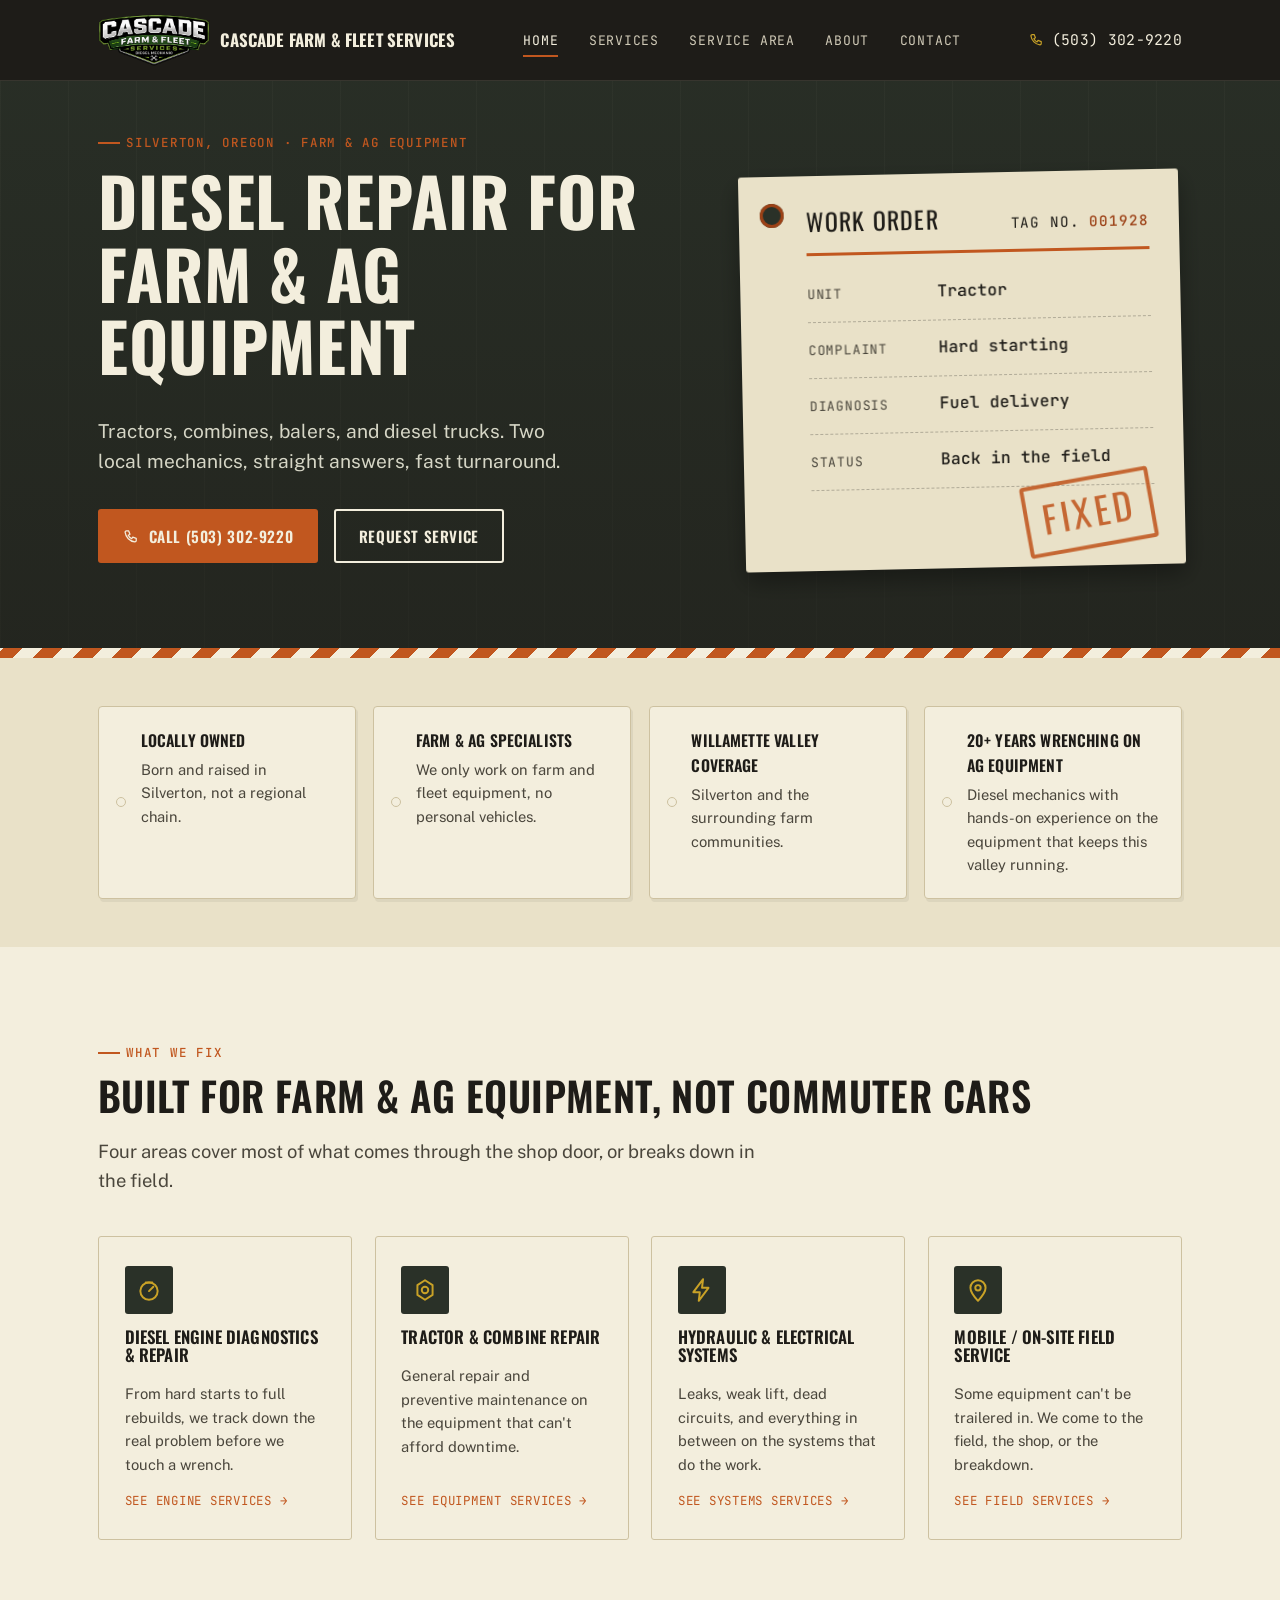
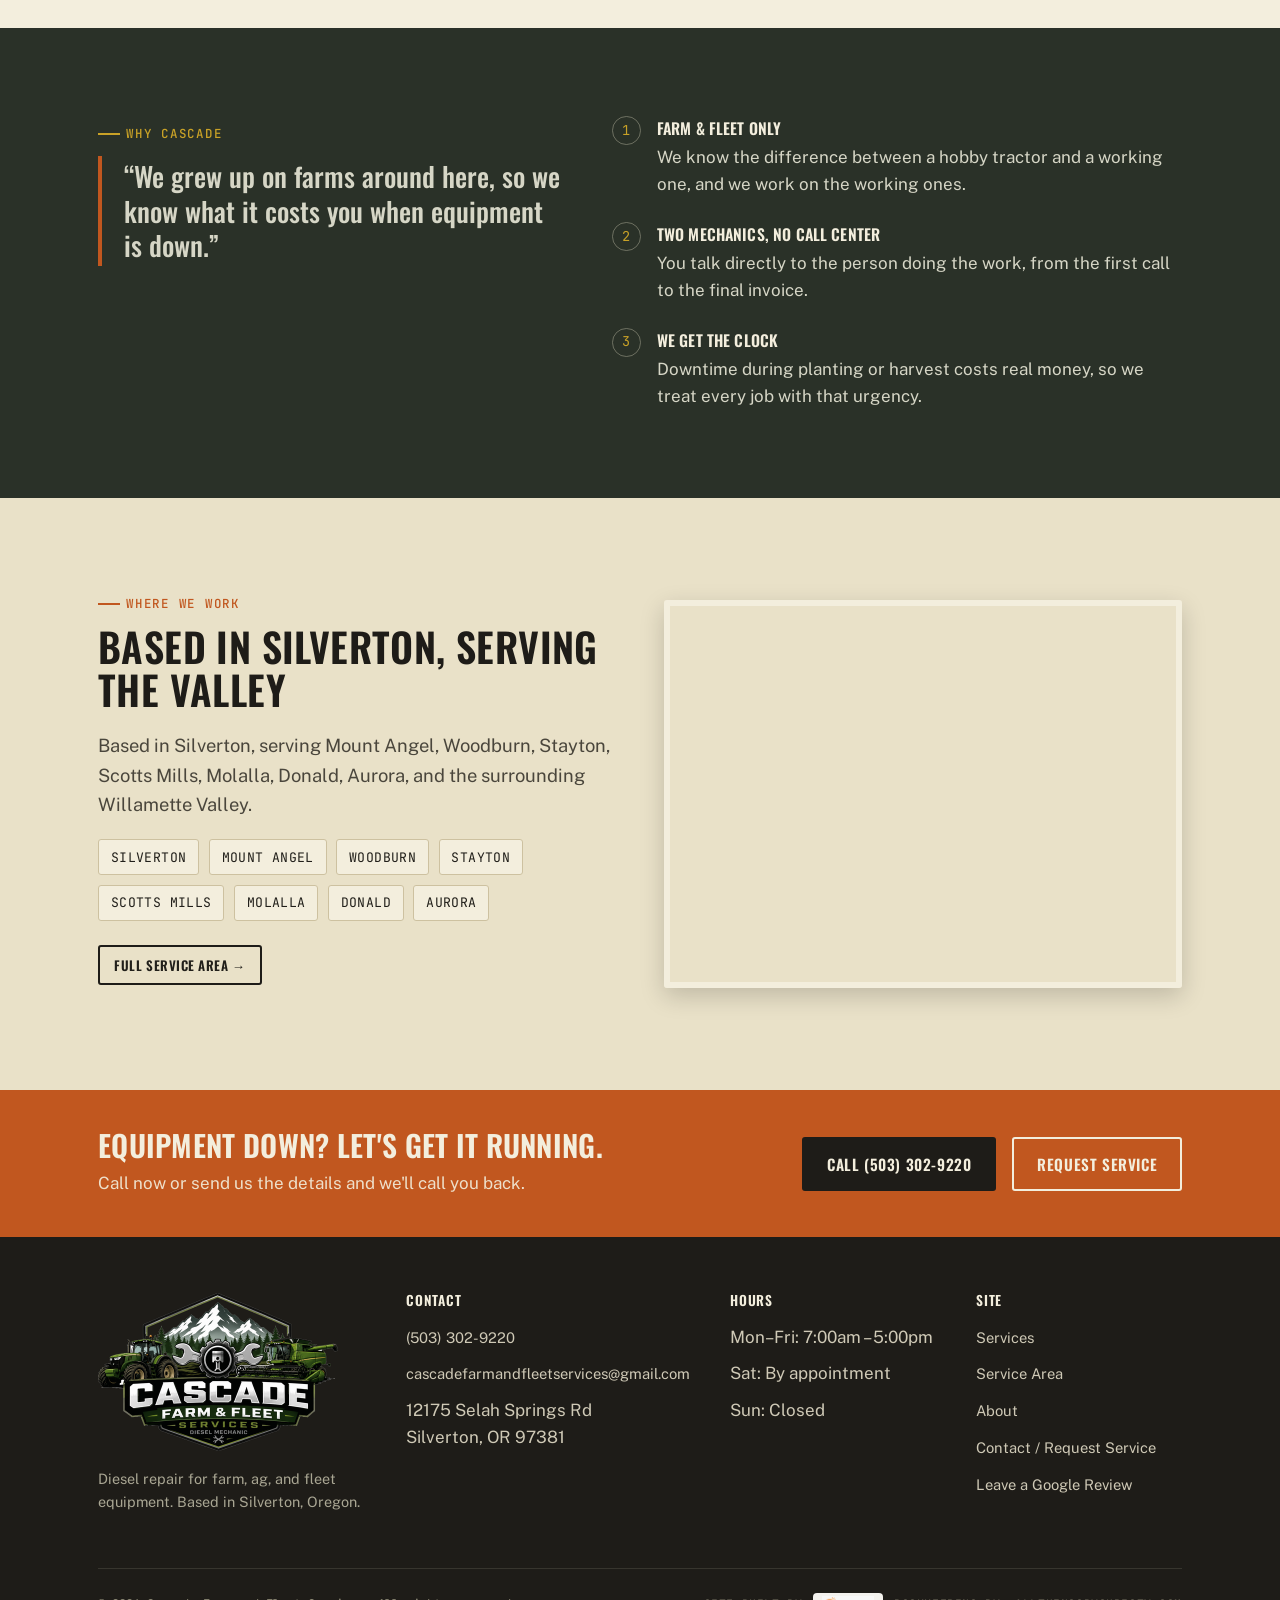
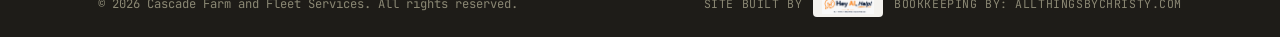
<file: index.html>
<!DOCTYPE html>
<html lang="en">
<head>
<meta charset="UTF-8">
<meta name="viewport" content="width=device-width, initial-scale=1.0">
<meta name="google-site-verification" content="qcPnLyjfg_zO-m4eHa5vsEXSSwceI8QXTY6E8NBYPAE" />
<title>Diesel & Ag Repair in Silverton, OR | Cascade Farm & Fleet</title>
<meta name="description" content="Diesel repair for farm and ag equipment in Silverton, Oregon. Tractors, combines, balers, and diesel trucks, fixed by two local mechanics. Call today.">
<meta property="og:type" content="website">
<meta property="og:title" content="Diesel & Ag Repair in Silverton, OR | Cascade Farm & Fleet">
<meta property="og:description" content="Diesel repair for farm and ag equipment in Silverton, Oregon. Tractors, combines, balers, and diesel trucks, fixed by two local mechanics. Call today.">
<meta property="og:url" content="https://cascadefarmandfleetservices.com/">
<meta property="og:image" content="https://cascadefarmandfleetservices.com/images/jeremy-card.jpg">
<meta property="og:image:width" content="1659">
<meta property="og:image:height" content="948">
<meta name="twitter:card" content="summary_large_image">
<meta name="twitter:title" content="Diesel & Ag Repair in Silverton, OR | Cascade Farm & Fleet">
<meta name="twitter:description" content="Diesel repair for farm and ag equipment in Silverton, Oregon. Tractors, combines, balers, and diesel trucks, fixed by two local mechanics. Call today.">
<meta name="twitter:image" content="https://cascadefarmandfleetservices.com/images/jeremy-card.jpg">
<link rel="icon" type="image/png" href="images/favicon-32.png">
<link rel="apple-touch-icon" href="images/favicon-180.png">
<link rel="preconnect" href="https://fonts.googleapis.com">
<link rel="preconnect" href="https://fonts.gstatic.com" crossorigin>
<link href="https://fonts.googleapis.com/css2?family=Oswald:wght@500;600;700&family=Public+Sans:wght@400;500;600;700&family=JetBrains+Mono:wght@400;500&display=swap" rel="stylesheet">
<link rel="stylesheet" href="css/style.css">
<link rel="canonical" href="https://cascadefarmandfleetservices.com/">
</head>
<body>

<header class="site-header">
  <div class="wrap">
    <a href="index.html" class="brand">
      <img src="images/cascade-logo.png" alt="Cascade Farm and Fleet Services" class="brand-logo">
      <span class="brand-name">Cascade Farm &amp; Fleet Services</span>
    </a>
    <button class="nav-toggle" aria-label="Toggle menu" aria-expanded="false">
      <svg viewBox="0 0 24 24" fill="none" stroke="currentColor" stroke-width="1.8" stroke-linecap="round"><line x1="3" y1="6" x2="21" y2="6"/><line x1="3" y1="12" x2="21" y2="12"/><line x1="3" y1="18" x2="21" y2="18"/></svg>
    </button>
    <ul class="nav-links">
      <li><a href="index.html" aria-current="page">Home</a></li>
      <li><a href="services.html">Services</a></li>
      <li><a href="service-area.html">Service Area</a></li>
      <li><a href="about.html">About</a></li>
      <li><a href="contact.html">Contact</a></li>
    </ul>
    <div class="header-actions">
      <a class="header-call" href="tel:+15033029220">
        <svg viewBox="0 0 24 24" fill="none" stroke="currentColor" stroke-width="1.8" stroke-linecap="round" stroke-linejoin="round"><path d="M5 4h3l2 5-2.5 1.5a11 11 0 0 0 5 5L14 13l5 2v3a2 2 0 0 1-2 2A16 16 0 0 1 3 6a2 2 0 0 1 2-2Z"/></svg>
        <span class="btn-label">(503) 302-9220</span>
      </a>
    </div>
  </div>
</header>

<main>

  <!-- HERO -->
  <section class="hero">
    <div class="wrap hero-grid">
      <div>
        <p class="eyebrow">Silverton, Oregon &middot; Farm &amp; Ag Equipment</p>
        <h1>Diesel Repair for Farm &amp; Ag Equipment</h1>
        <p class="lede">Tractors, combines, balers, and diesel trucks. Two local mechanics, straight answers, fast turnaround.</p>
        <div class="hero-ctas">
          <a href="tel:+15033029220" class="btn btn--rust">
            <svg viewBox="0 0 24 24" fill="none" stroke="currentColor" stroke-width="1.8" stroke-linecap="round" stroke-linejoin="round"><path d="M5 4h3l2 5-2.5 1.5a11 11 0 0 0 5 5L14 13l5 2v3a2 2 0 0 1-2 2A16 16 0 0 1 3 6a2 2 0 0 1 2-2Z"/></svg>
            Call (503) 302-9220
          </a>
          <a href="contact.html" class="btn btn--outline">Request Service</a>
        </div>
      </div>
      <div class="hero-side">
        <div class="work-ticket" aria-hidden="true">
          <span class="work-ticket__hole"></span>
          <div class="work-ticket__head"><span>Work Order</span><span>Tag No. <b data-wt-tag>001928</b></span></div>
          <dl class="work-ticket__rows">
            <div><dt>Unit</dt><dd data-wt="unit">Tractor</dd></div>
            <div><dt>Complaint</dt><dd data-wt="complaint">Hard starting</dd></div>
            <div><dt>Diagnosis</dt><dd data-wt="diagnosis">Fuel delivery</dd></div>
            <div><dt>Status</dt><dd data-wt="status">Back in the field</dd></div>
          </dl>
          <span class="work-ticket__stamp is-on" data-wt-stamp>Fixed</span>
        </div>
      </div>
    </div>
  </section>
  <div class="hazard" role="presentation"></div>

  <!-- TRUST BAR -->
  <section class="section--kraft" style="padding-top: 3rem; padding-bottom: 3rem;">
    <div class="wrap">
      <div class="trust-grid">
        <div class="tag">
          <p class="tag-title">Locally Owned</p>
          <p class="tag-body">Born and raised in Silverton, not a regional chain.</p>
        </div>
        <div class="tag">
          <p class="tag-title">Farm &amp; Ag Specialists</p>
          <p class="tag-body">We only work on farm and fleet equipment, no personal vehicles.</p>
        </div>
        <div class="tag">
          <p class="tag-title">Willamette Valley Coverage</p>
          <p class="tag-body">Silverton and the surrounding farm communities.</p>
        </div>
        <div class="tag">
          <p class="tag-title">20+ Years Wrenching on Ag Equipment</p>
          <p class="tag-body">Diesel mechanics with hands-on experience on the equipment that keeps this valley running.</p>
        </div>
      </div>
    </div>
  </section>

  <!-- SERVICES OVERVIEW -->
  <section class="section--light">
    <div class="wrap">
      <p class="eyebrow">What We Fix</p>
      <h2>Built for Farm &amp; Ag Equipment, Not Commuter Cars</h2>
      <p class="lede intro-block" style="margin-bottom:2.5rem;">Four areas cover most of what comes through the shop door, or breaks down in the field.</p>
      <div class="card-grid">
        <a class="service-card" href="services.html#engine">
          <div class="icon-wrap">
            <svg viewBox="0 0 24 24" fill="none" stroke="currentColor" stroke-width="1.8" stroke-linecap="round" stroke-linejoin="round"><circle cx="12" cy="13" r="8"/><path d="M12 13l4-4"/><path d="M9 5h6"/></svg>
          </div>
          <h3>Diesel Engine Diagnostics &amp; Repair</h3>
          <p>From hard starts to full rebuilds, we track down the real problem before we touch a wrench.</p>
          <span class="card-link">See engine services &rarr;</span>
        </a>
        <a class="service-card" href="services.html#systems">
          <div class="icon-wrap">
            <svg viewBox="0 0 24 24" fill="none" stroke="currentColor" stroke-width="1.8" stroke-linecap="round" stroke-linejoin="round"><polygon points="12,3 19,7.5 19,16.5 12,21 5,16.5 5,7.5"/><circle cx="12" cy="12" r="3"/></svg>
          </div>
          <h3>Tractor &amp; Combine Repair</h3>
          <p>General repair and preventive maintenance on the equipment that can't afford downtime.</p>
          <span class="card-link">See equipment services &rarr;</span>
        </a>
        <a class="service-card" href="services.html#systems">
          <div class="icon-wrap">
            <svg viewBox="0 0 24 24" fill="none" stroke="currentColor" stroke-width="1.8" stroke-linecap="round" stroke-linejoin="round"><path d="M13 2 4 14h6l-1 8 9-12h-6l1-8Z"/></svg>
          </div>
          <h3>Hydraulic &amp; Electrical Systems</h3>
          <p>Leaks, weak lift, dead circuits, and everything in between on the systems that do the work.</p>
          <span class="card-link">See systems services &rarr;</span>
        </a>
        <a class="service-card" href="services.html#field">
          <div class="icon-wrap">
            <svg viewBox="0 0 24 24" fill="none" stroke="currentColor" stroke-width="1.8" stroke-linecap="round" stroke-linejoin="round"><path d="M12 22s7-7.2 7-12a7 7 0 0 0-14 0c0 4.8 7 12 7 12Z"/><circle cx="12" cy="10" r="2.5"/></svg>
          </div>
          <h3>Mobile / On-Site Field Service</h3>
          <p>Some equipment can't be trailered in. We come to the field, the shop, or the breakdown.</p>
          <span class="card-link">See field services &rarr;</span>
        </a>
      </div>
    </div>
  </section>

  <!-- WHY CASCADE -->
  <section class="section--green">
    <div class="wrap why-grid">
      <div>
        <p class="eyebrow">Why Cascade</p>
        <p class="plate-quote">&ldquo;We grew up on farms around here, so we know what it costs you when equipment is down.&rdquo;</p>
      </div>
      <ul class="why-list">
        <li>
          <span class="num">1</span>
          <div>
            <strong>Farm &amp; Fleet Only</strong>
            <p>We know the difference between a hobby tractor and a working one, and we work on the working ones.</p>
          </div>
        </li>
        <li>
          <span class="num">2</span>
          <div>
            <strong>Two Mechanics, No Call Center</strong>
            <p>You talk directly to the person doing the work, from the first call to the final invoice.</p>
          </div>
        </li>
        <li>
          <span class="num">3</span>
          <div>
            <strong>We Get the Clock</strong>
            <p>Downtime during planting or harvest costs real money, so we treat every job with that urgency.</p>
          </div>
        </li>
      </ul>
    </div>
  </section>

  <!-- SERVICE AREA TEASER -->
  <section class="section--kraft">
    <div class="wrap area-split">
      <div>
        <p class="eyebrow">Where We Work</p>
        <h2>Based in Silverton, Serving the Valley</h2>
        <p class="lede">Based in Silverton, serving Mount Angel, Woodburn, Stayton, Scotts Mills, Molalla, Donald, Aurora, and the surrounding Willamette Valley.</p>
        <ul class="town-list">
          <li>Silverton</li><li>Mount Angel</li><li>Woodburn</li><li>Stayton</li><li>Scotts Mills</li><li>Molalla</li><li>Donald</li><li>Aurora</li>
        </ul>
        <p style="margin-top:1.5rem;"><a href="service-area.html" class="btn btn--outline btn--sm">Full Service Area &rarr;</a></p>
      </div>
      <div class="map-frame">
        <iframe
          src="https://maps.google.com/maps?q=12175+Selah+Springs+Rd%2C+Silverton%2C+OR+97381&z=13&output=embed"
          title="Map of Cascade Farm and Fleet Services coverage area near Silverton, Oregon"
          loading="lazy"
          referrerpolicy="no-referrer-when-downgrade"></iframe>
      </div>
    </div>
  </section>

  <!-- FINAL CTA -->
  <section class="cta-band">
    <div class="wrap cta-band-inner">
      <div class="cta-band-text">
        <h2>Equipment Down? Let's Get It Running.</h2>
        <p>Call now or send us the details and we'll call you back.</p>
      </div>
      <div class="hero-ctas" style="margin-top:0;">
        <a href="tel:+15033029220" class="btn" style="background:var(--charcoal); color:var(--cream);">Call (503) 302-9220</a>
        <a href="contact.html" class="btn btn--outline">Request Service</a>
      </div>
    </div>
  </section>

</main>

<footer class="site-footer">
  <div class="wrap">
    <div class="footer-grid">
      <div class="footer-brand">
        <a href="index.html" class="brand" style="margin-bottom:1rem;">
          <img src="images/cascade-badge-full.png" alt="Cascade Farm and Fleet Services" class="brand-logo brand-logo--footer">
        </a>
        <p>Diesel repair for farm, ag, and fleet equipment. Based in Silverton, Oregon.</p>
      </div>
      <div>
        <h4>Contact</h4>
        <ul>
          <li><a href="tel:+15033029220">(503) 302-9220</a></li>
          <li><a href="mailto:cascadefarmandfleetservices@gmail.com">cascadefarmandfleetservices@gmail.com</a></li>
          <li>12175 Selah Springs Rd<br>Silverton, OR 97381</li>
        </ul>
      </div>
      <div>
        <h4>Hours</h4>
        <ul>
          <li>Mon&ndash;Fri: 7:00am &ndash; 5:00pm</li>
          <li>Sat: By appointment</li>
          <li>Sun: Closed</li>
        </ul>
      </div>
      <div>
        <h4>Site</h4>
        <ul>
          <li><a href="services.html">Services</a></li>
          <li><a href="service-area.html">Service Area</a></li>
          <li><a href="about.html">About</a></li>
          <li><a href="contact.html">Contact / Request Service</a></li>
          <li><a href="https://g.page/r/CagQAlqOjsM2EBM/review" target="_blank" rel="noopener noreferrer">Leave a Google Review</a></li>
        </ul>
      </div>
    </div>
    <div class="footer-bottom">
      <span>&copy; 2026 Cascade Farm and Fleet Services. All rights reserved.</span>
      <div class="footer-credit-group">
        <a href="https://heyaihelp.com" target="_blank" rel="noopener noreferrer" class="footer-credit">
          <span>Site built by</span>
          <img src="images/hey-ai-help-logo.png" alt="Hey AI, Help! AI that means business" width="130" height="46" loading="lazy">
        </a>
        <a href="https://allthingsbychristy.com" target="_blank" rel="noopener noreferrer" class="footer-credit-partner">Bookkeeping by: AllThingsByChristy.com</a>
      </div>
    </div>
  </div>
</footer>

<script src="js/main.js"></script>

<script type="application/ld+json">
{
  "@context": "https://schema.org",
  "@type": "AutoRepair",
  "name": "Cascade Farm and Fleet Services",
  "description": "Diesel repair specialists for farm, agricultural, and heavy equipment, serving Silverton, Oregon and the surrounding Willamette Valley.",
  "url": "https://cascadefarmandfleetservices.com",
  "telephone": "+1-503-302-9220",
  "areaServed": ["Silverton, OR", "Mount Angel, OR", "Woodburn, OR", "Stayton, OR", "Scotts Mills, OR", "Molalla, OR", "Donald, OR", "Aurora, OR"],
  "address": {
    "@type": "PostalAddress",
    "streetAddress": "12175 Selah Springs Rd",
    "addressLocality": "Silverton",
    "addressRegion": "OR",
    "postalCode": "97381",
    "addressCountry": "US"
  }
}
</script>

</body>
</html>
</file>
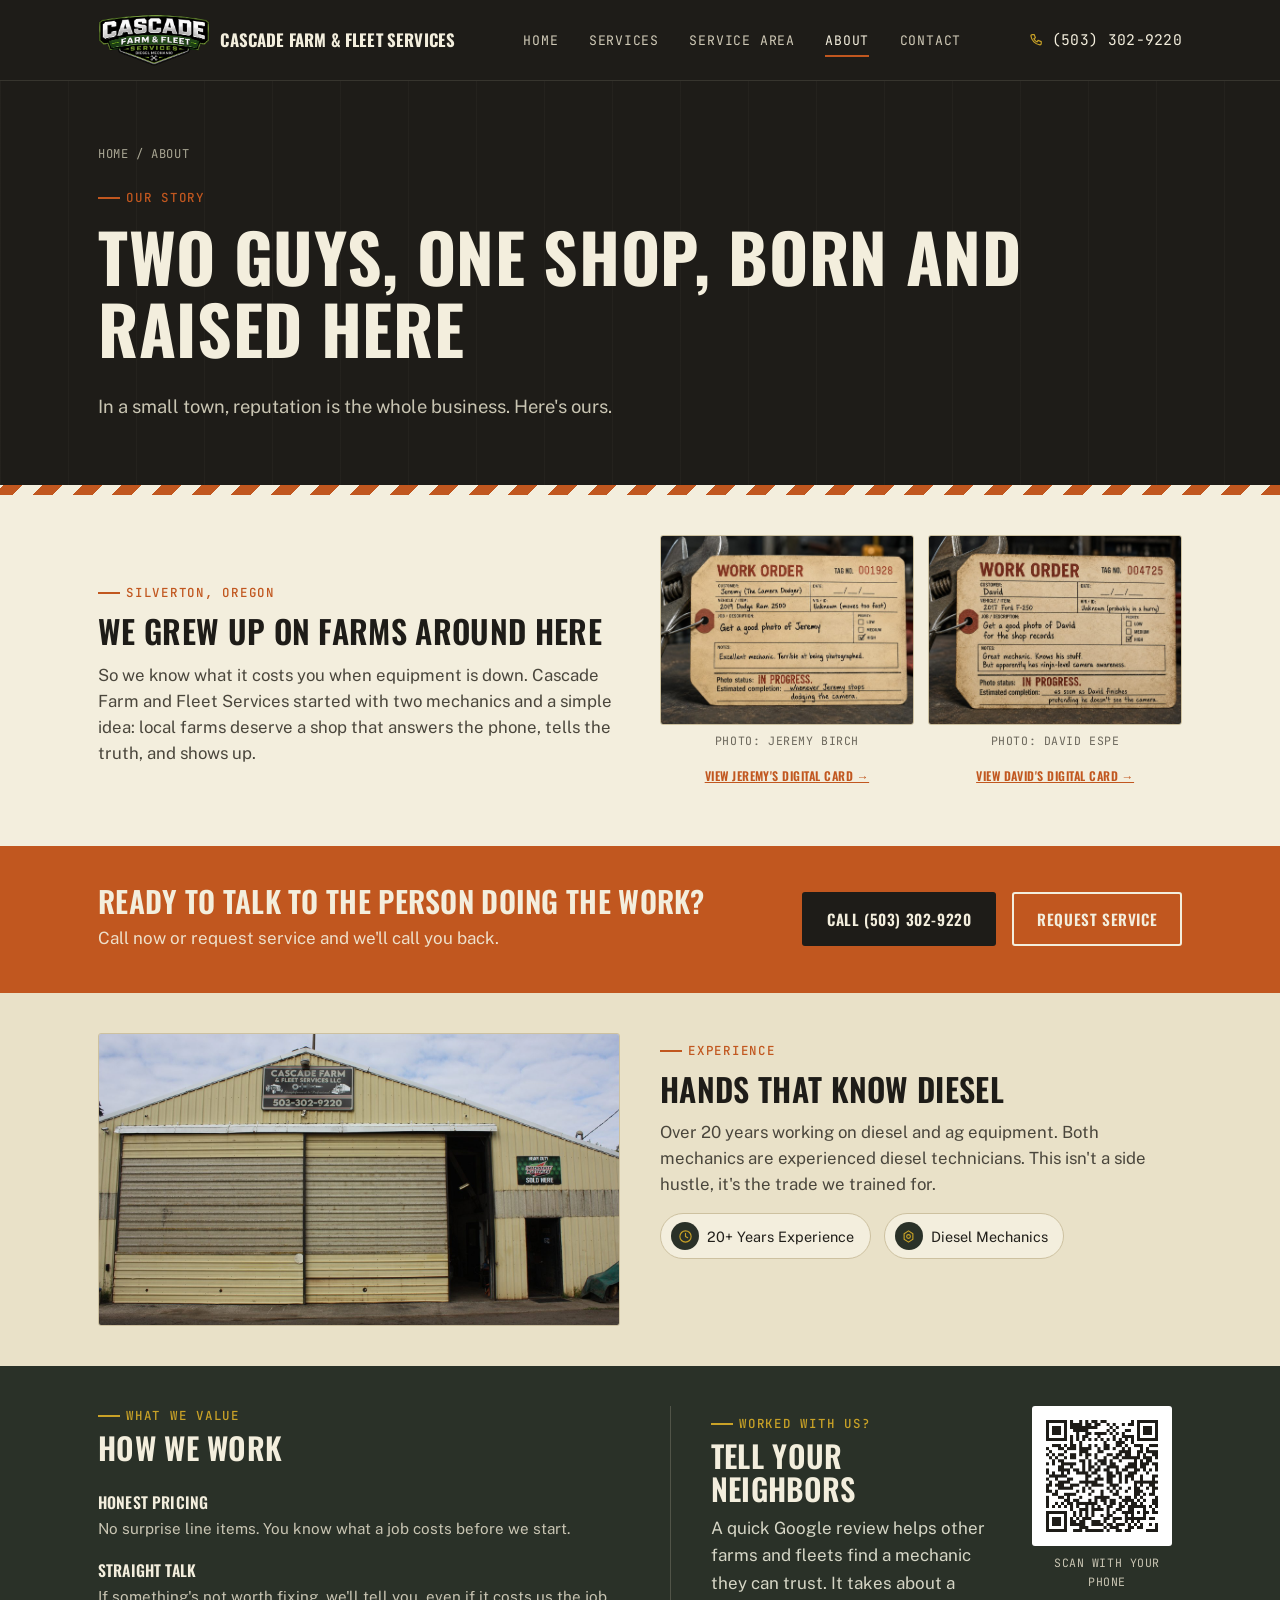
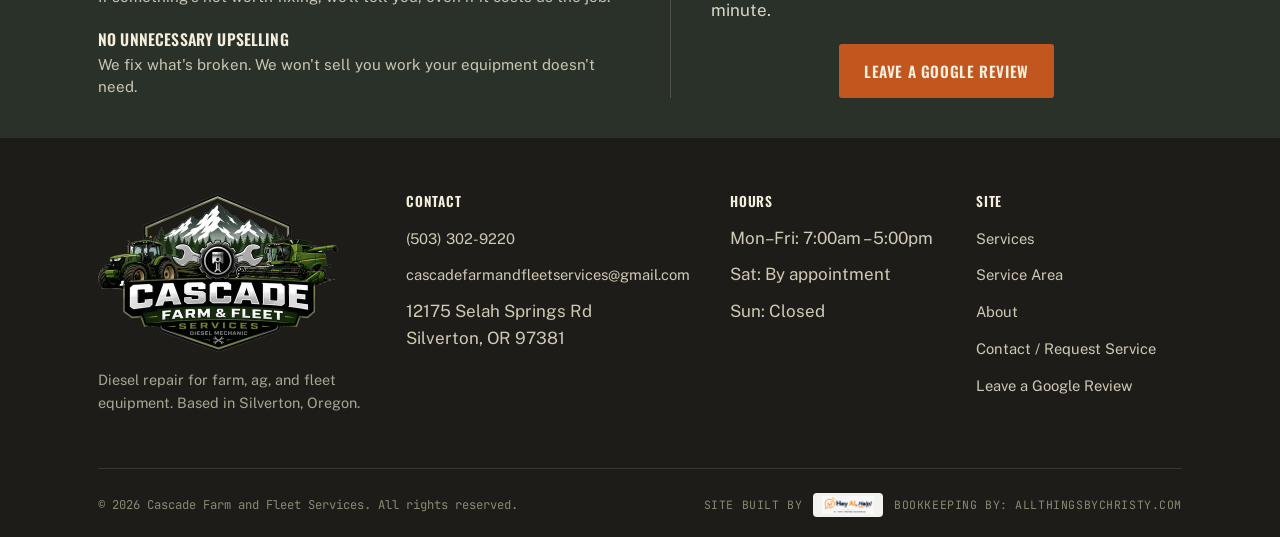
<file: about.html>
<!DOCTYPE html>
<html lang="en">
<head>
<meta charset="UTF-8">
<meta name="viewport" content="width=device-width, initial-scale=1.0">
<title>About | Cascade Farm and Fleet Services | Silverton, OR</title>
<meta name="description" content="Two Silverton-born mechanics specializing in farm and ag diesel equipment repair, with straight talk and honest pricing.">
<meta property="og:type" content="website">
<meta property="og:title" content="About | Cascade Farm and Fleet Services | Silverton, OR">
<meta property="og:description" content="Two Silverton-born mechanics specializing in farm and ag diesel equipment repair, with straight talk and honest pricing.">
<meta property="og:url" content="https://cascadefarmandfleetservices.com/about">
<meta property="og:image" content="https://cascadefarmandfleetservices.com/images/jeremy-card.jpg">
<meta property="og:image:width" content="1659">
<meta property="og:image:height" content="948">
<meta name="twitter:card" content="summary_large_image">
<meta name="twitter:title" content="About | Cascade Farm and Fleet Services | Silverton, OR">
<meta name="twitter:description" content="Two Silverton-born mechanics specializing in farm and ag diesel equipment repair, with straight talk and honest pricing.">
<meta name="twitter:image" content="https://cascadefarmandfleetservices.com/images/jeremy-card.jpg">
<link rel="icon" type="image/png" href="images/favicon-32.png">
<link rel="apple-touch-icon" href="images/favicon-180.png">
<link rel="preconnect" href="https://fonts.googleapis.com">
<link rel="preconnect" href="https://fonts.gstatic.com" crossorigin>
<link href="https://fonts.googleapis.com/css2?family=Oswald:wght@500;600;700&family=Public+Sans:wght@400;500;600;700&family=JetBrains+Mono:wght@400;500&display=swap" rel="stylesheet">
<link rel="stylesheet" href="css/style.css">
<link rel="canonical" href="https://cascadefarmandfleetservices.com/about">
</head>
<body>

<header class="site-header">
  <div class="wrap">
    <a href="index.html" class="brand">
      <img src="images/cascade-logo.png" alt="Cascade Farm and Fleet Services" class="brand-logo">
      <span class="brand-name">Cascade Farm &amp; Fleet Services</span>
    </a>
    <button class="nav-toggle" aria-label="Toggle menu" aria-expanded="false">
      <svg viewBox="0 0 24 24" fill="none" stroke="currentColor" stroke-width="1.8" stroke-linecap="round"><line x1="3" y1="6" x2="21" y2="6"/><line x1="3" y1="12" x2="21" y2="12"/><line x1="3" y1="18" x2="21" y2="18"/></svg>
    </button>
    <ul class="nav-links">
      <li><a href="index.html">Home</a></li>
      <li><a href="services.html">Services</a></li>
      <li><a href="service-area.html">Service Area</a></li>
      <li><a href="about.html" aria-current="page">About</a></li>
      <li><a href="contact.html">Contact</a></li>
    </ul>
    <div class="header-actions">
      <a class="header-call" href="tel:+15033029220">
        <svg viewBox="0 0 24 24" fill="none" stroke="currentColor" stroke-width="1.8" stroke-linecap="round" stroke-linejoin="round"><path d="M5 4h3l2 5-2.5 1.5a11 11 0 0 0 5 5L14 13l5 2v3a2 2 0 0 1-2 2A16 16 0 0 1 3 6a2 2 0 0 1 2-2Z"/></svg>
        <span class="btn-label">(503) 302-9220</span>
      </a>
    </div>
  </div>
</header>

<main>

  <section class="page-hero">
    <div class="wrap">
      <p class="breadcrumb"><a href="index.html">Home</a> / About</p>
      <p class="eyebrow">Our Story</p>
      <h1>Two Guys, One Shop, Born and Raised Here</h1>
      <p class="lede">In a small town, reputation is the whole business. Here's ours.</p>
    </div>
  </section>
  <div class="hazard" role="presentation"></div>

  <section class="section--light about-tight">
    <div class="wrap about-hero">
      <div>
        <p class="eyebrow">Silverton, Oregon</p>
        <h2>We Grew Up on Farms Around Here</h2>
        <p class="lede">So we know what it costs you when equipment is down. Cascade Farm and Fleet Services started with two mechanics and a simple idea: local farms deserve a shop that answers the phone, tells the truth, and shows up.</p>
      </div>
      <div class="photo-pair">
        <div>
          <div class="photo-tag">
            <img src="images/jeremy-work-order.jpg" alt="Placeholder photo of Jeremy Birch: a shop work order tag clipped to a wrench, joking that his real photo is still in progress" loading="lazy">
          </div>
          <p class="photo-tag-cap" style="margin-top:0.6rem; text-align:center;">Photo: Jeremy Birch</p>
          <p style="text-align:center;"><a href="digital-card.html" target="_blank" rel="noopener noreferrer" style="display:inline-block; margin-top:0.25rem; font-family:'Oswald',sans-serif; font-weight:600; text-transform:uppercase; letter-spacing:0.04em; font-size:0.75rem; color:var(--rust);">View Jeremy's Digital Card &rarr;</a></p>
        </div>
        <div>
          <div class="photo-tag">
            <img src="images/david-work-order.jpg" alt="Placeholder photo of David Espe: a shop work order tag clipped to a wrench, joking that his real photo is still in progress" loading="lazy">
          </div>
          <p class="photo-tag-cap" style="margin-top:0.6rem; text-align:center;">Photo: David Espe</p>
          <p style="text-align:center;"><a href="digital-card-david.html" target="_blank" rel="noopener noreferrer" style="display:inline-block; margin-top:0.25rem; font-family:'Oswald',sans-serif; font-weight:600; text-transform:uppercase; letter-spacing:0.04em; font-size:0.75rem; color:var(--rust);">View David's Digital Card &rarr;</a></p>
        </div>
      </div>
    </div>
  </section>

  <section class="cta-band">
    <div class="wrap cta-band-inner">
      <div class="cta-band-text">
        <h2>Ready to Talk to the Person Doing the Work?</h2>
        <p>Call now or request service and we'll call you back.</p>
      </div>
      <div class="hero-ctas" style="margin-top:0;">
        <a href="tel:+15033029220" class="btn" style="background:var(--charcoal); color:var(--cream);">Call (503) 302-9220</a>
        <a href="contact.html" class="btn btn--outline">Request Service</a>
      </div>
    </div>
  </section>

  <section class="section--kraft about-tight">
    <div class="wrap two-col">
      <div class="photo-tag" style="aspect-ratio:16/9;">
        <img src="images/cascade-farm-fleet-shop-silverton-oregon.jpg" alt="Cascade Farm and Fleet Services diesel repair shop building and sign in Silverton, Oregon" loading="lazy">
      </div>
      <div>
        <p class="eyebrow">Experience</p>
        <h2>Hands That Know Diesel</h2>
        <p class="lede">Over 20 years working on diesel and ag equipment. Both mechanics are experienced diesel technicians. This isn't a side hustle, it's the trade we trained for.</p>
        <div class="chip-grid" style="margin-top:1rem;">
          <div class="chip">
            <span class="icon-wrap"><svg viewBox="0 0 24 24" fill="none" stroke="currentColor" stroke-width="1.8" stroke-linecap="round" stroke-linejoin="round"><circle cx="12" cy="12" r="9"/><path d="M12 7v5l3.5 2"/></svg></span>
            20+ Years Experience
          </div>
          <div class="chip">
            <span class="icon-wrap"><svg viewBox="0 0 24 24" fill="none" stroke="currentColor" stroke-width="1.8" stroke-linecap="round" stroke-linejoin="round"><polygon points="12,3 19,7.5 19,16.5 12,21 5,16.5 5,7.5"/><circle cx="12" cy="12" r="3"/></svg></span>
            Diesel Mechanics
          </div>
        </div>
      </div>
    </div>
  </section>

  <section class="section--green work-review-section">
    <div class="wrap work-review">
      <div>
        <p class="eyebrow">What We Value</p>
        <h2>How We Work</h2>
        <div class="work-review__values">
          <div class="work-value">
            <p class="tag-title">Honest Pricing</p>
            <p class="tag-body">No surprise line items. You know what a job costs before we start.</p>
          </div>
          <div class="work-value">
            <p class="tag-title">Straight Talk</p>
            <p class="tag-body">If something's not worth fixing, we'll tell you, even if it costs us the job.</p>
          </div>
          <div class="work-value">
            <p class="tag-title">No Unnecessary Upselling</p>
            <p class="tag-body">We fix what's broken. We won't sell you work your equipment doesn't need.</p>
          </div>
        </div>
      </div>
      <div class="work-review__right">
        <div class="work-review__review">
          <p class="eyebrow">Worked With Us?</p>
          <h2>Tell Your Neighbors</h2>
          <p>A quick Google review helps other farms and fleets find a mechanic they can trust. It takes about a minute.</p>
        </div>
        <figure class="review-qr">
          <img src="images/google-review-qr-code.png" alt="QR code to leave Cascade Farm and Fleet Services a Google review" width="140" height="140" loading="lazy">
          <figcaption>Scan with your phone</figcaption>
        </figure>
        <p class="btn-row work-review__cta"><a href="https://g.page/r/CagQAlqOjsM2EBM/review" target="_blank" rel="noopener noreferrer" class="btn btn--rust">Leave a Google Review</a></p>
      </div>
    </div>
  </section>

</main>

<footer class="site-footer">
  <div class="wrap">
    <div class="footer-grid">
      <div class="footer-brand">
        <a href="index.html" class="brand" style="margin-bottom:1rem;">
          <img src="images/cascade-badge-full.png" alt="Cascade Farm and Fleet Services" class="brand-logo brand-logo--footer">
        </a>
        <p>Diesel repair for farm, ag, and fleet equipment. Based in Silverton, Oregon.</p>
      </div>
      <div>
        <h4>Contact</h4>
        <ul>
          <li><a href="tel:+15033029220">(503) 302-9220</a></li>
          <li><a href="mailto:cascadefarmandfleetservices@gmail.com">cascadefarmandfleetservices@gmail.com</a></li>
          <li>12175 Selah Springs Rd<br>Silverton, OR 97381</li>
        </ul>
      </div>
      <div>
        <h4>Hours</h4>
        <ul>
          <li>Mon&ndash;Fri: 7:00am &ndash; 5:00pm</li>
          <li>Sat: By appointment</li>
          <li>Sun: Closed</li>
        </ul>
      </div>
      <div>
        <h4>Site</h4>
        <ul>
          <li><a href="services.html">Services</a></li>
          <li><a href="service-area.html">Service Area</a></li>
          <li><a href="about.html">About</a></li>
          <li><a href="contact.html">Contact / Request Service</a></li>
          <li><a href="https://g.page/r/CagQAlqOjsM2EBM/review" target="_blank" rel="noopener noreferrer">Leave a Google Review</a></li>
        </ul>
      </div>
    </div>
    <div class="footer-bottom">
      <span>&copy; 2026 Cascade Farm and Fleet Services. All rights reserved.</span>
      <div class="footer-credit-group">
        <a href="https://heyaihelp.com" target="_blank" rel="noopener noreferrer" class="footer-credit">
          <span>Site built by</span>
          <img src="images/hey-ai-help-logo.png" alt="Hey AI, Help! AI that means business" width="130" height="46" loading="lazy">
        </a>
        <a href="https://allthingsbychristy.com" target="_blank" rel="noopener noreferrer" class="footer-credit-partner">Bookkeeping by: AllThingsByChristy.com</a>
      </div>
    </div>
  </div>
</footer>

<script src="js/main.js"></script>
</body>
</html>
</file>
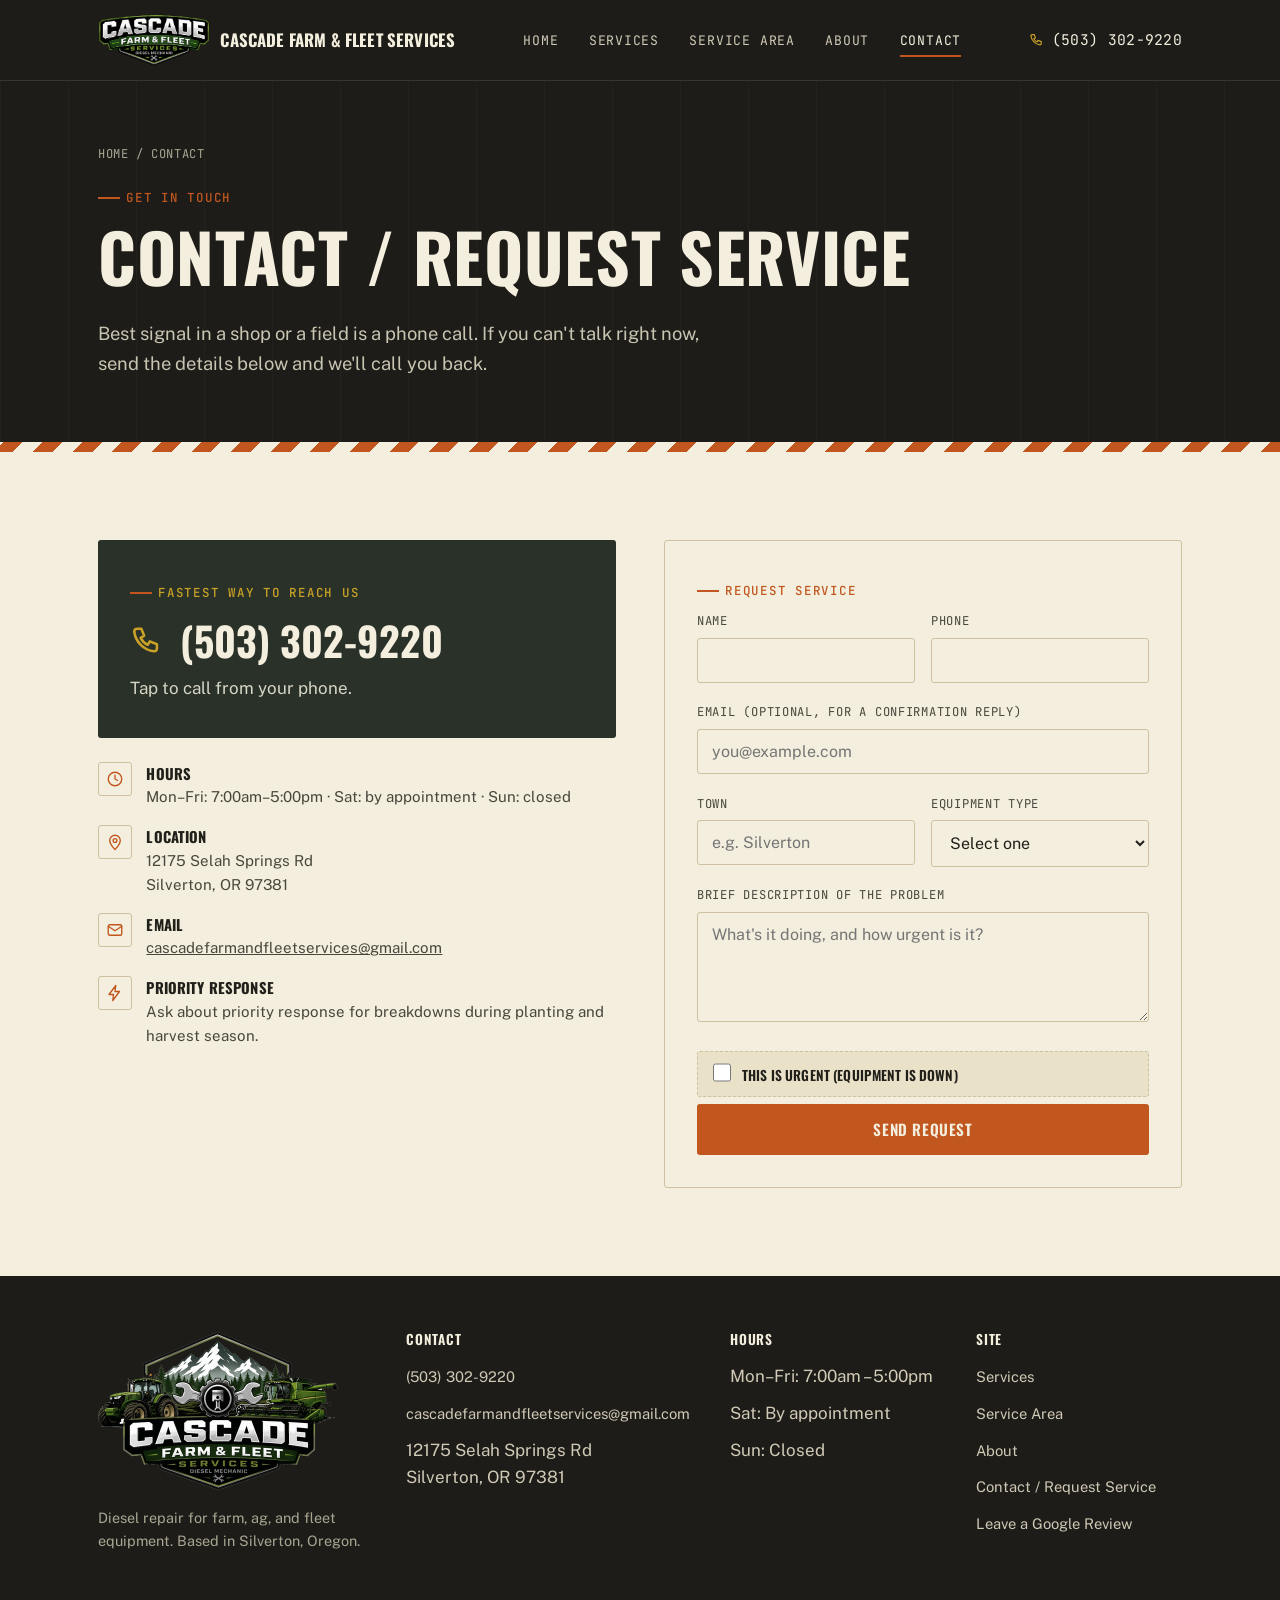
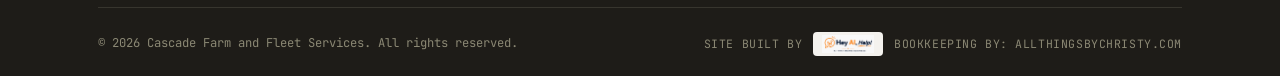
<file: contact.html>
<!DOCTYPE html>
<html lang="en">
<head>
<meta charset="UTF-8">
<meta name="viewport" content="width=device-width, initial-scale=1.0">
<title>Contact / Request Service | Cascade Farm and Fleet Services</title>
<meta name="description" content="Call Cascade Farm and Fleet Services or request service online. Diesel and ag equipment repair in Silverton, Oregon.">
<meta property="og:type" content="website">
<meta property="og:title" content="Contact / Request Service | Cascade Farm and Fleet Services">
<meta property="og:description" content="Call Cascade Farm and Fleet Services or request service online. Diesel and ag equipment repair in Silverton, Oregon.">
<meta property="og:url" content="https://cascadefarmandfleetservices.com/contact">
<meta property="og:image" content="https://cascadefarmandfleetservices.com/images/jeremy-card.jpg">
<meta property="og:image:width" content="1659">
<meta property="og:image:height" content="948">
<meta name="twitter:card" content="summary_large_image">
<meta name="twitter:title" content="Contact / Request Service | Cascade Farm and Fleet Services">
<meta name="twitter:description" content="Call Cascade Farm and Fleet Services or request service online. Diesel and ag equipment repair in Silverton, Oregon.">
<meta name="twitter:image" content="https://cascadefarmandfleetservices.com/images/jeremy-card.jpg">
<link rel="icon" type="image/png" href="images/favicon-32.png">
<link rel="apple-touch-icon" href="images/favicon-180.png">
<link rel="preconnect" href="https://fonts.googleapis.com">
<link rel="preconnect" href="https://fonts.gstatic.com" crossorigin>
<link href="https://fonts.googleapis.com/css2?family=Oswald:wght@500;600;700&family=Public+Sans:wght@400;500;600;700&family=JetBrains+Mono:wght@400;500&display=swap" rel="stylesheet">
<link rel="stylesheet" href="css/style.css">
<link rel="canonical" href="https://cascadefarmandfleetservices.com/contact">
<!--
  Request form submits to Netlify Forms (data-netlify="true" on .request-form) — no backend
  needed. After first deploy, set up notification emails in Netlify: Site settings > Forms >
  Form notifications, so submissions actually reach someone.
-->
</head>
<body>

<header class="site-header">
  <div class="wrap">
    <a href="index.html" class="brand">
      <img src="images/cascade-logo.png" alt="Cascade Farm and Fleet Services" class="brand-logo">
      <span class="brand-name">Cascade Farm &amp; Fleet Services</span>
    </a>
    <button class="nav-toggle" aria-label="Toggle menu" aria-expanded="false">
      <svg viewBox="0 0 24 24" fill="none" stroke="currentColor" stroke-width="1.8" stroke-linecap="round"><line x1="3" y1="6" x2="21" y2="6"/><line x1="3" y1="12" x2="21" y2="12"/><line x1="3" y1="18" x2="21" y2="18"/></svg>
    </button>
    <ul class="nav-links">
      <li><a href="index.html">Home</a></li>
      <li><a href="services.html">Services</a></li>
      <li><a href="service-area.html">Service Area</a></li>
      <li><a href="about.html">About</a></li>
      <li><a href="contact.html" aria-current="page">Contact</a></li>
    </ul>
    <div class="header-actions">
      <a class="header-call" href="tel:+15033029220">
        <svg viewBox="0 0 24 24" fill="none" stroke="currentColor" stroke-width="1.8" stroke-linecap="round" stroke-linejoin="round"><path d="M5 4h3l2 5-2.5 1.5a11 11 0 0 0 5 5L14 13l5 2v3a2 2 0 0 1-2 2A16 16 0 0 1 3 6a2 2 0 0 1 2-2Z"/></svg>
        <span class="btn-label">(503) 302-9220</span>
      </a>
    </div>
  </div>
</header>

<main>

  <section class="page-hero">
    <div class="wrap">
      <p class="breadcrumb"><a href="index.html">Home</a> / Contact</p>
      <p class="eyebrow">Get In Touch</p>
      <h1>Contact / Request Service</h1>
      <p class="lede">Best signal in a shop or a field is a phone call. If you can't talk right now, send the details below and we'll call you back.</p>
    </div>
  </section>
  <div class="hazard" role="presentation"></div>

  <section class="section--light">
    <div class="wrap contact-grid">

      <div>
        <div class="call-block">
          <p class="eyebrow" style="color:var(--gold);">Fastest Way to Reach Us</p>
          <a href="tel:+15033029220" class="big-phone">
            <svg viewBox="0 0 24 24" fill="none" stroke="currentColor" stroke-width="1.8" stroke-linecap="round" stroke-linejoin="round"><path d="M5 4h3l2 5-2.5 1.5a11 11 0 0 0 5 5L14 13l5 2v3a2 2 0 0 1-2 2A16 16 0 0 1 3 6a2 2 0 0 1 2-2Z"/></svg>
            (503) 302-9220
          </a>
          <p>Tap to call from your phone.</p>
        </div>

        <ul class="info-list">
          <li>
            <span class="icon-wrap"><svg viewBox="0 0 24 24" fill="none" stroke="currentColor" stroke-width="1.8" stroke-linecap="round" stroke-linejoin="round"><circle cx="12" cy="12" r="9"/><path d="M12 7v5l3.5 2"/></svg></span>
            <div>
              <strong>Hours</strong>
              <p>Mon&ndash;Fri: 7:00am&ndash;5:00pm &middot; Sat: by appointment &middot; Sun: closed</p>
            </div>
          </li>
          <li>
            <span class="icon-wrap"><svg viewBox="0 0 24 24" fill="none" stroke="currentColor" stroke-width="1.8" stroke-linecap="round" stroke-linejoin="round"><path d="M12 22s7-7.2 7-12a7 7 0 0 0-14 0c0 4.8 7 12 7 12Z"/><circle cx="12" cy="10" r="2.5"/></svg></span>
            <div>
              <strong>Location</strong>
              <p>12175 Selah Springs Rd<br>Silverton, OR 97381</p>
            </div>
          </li>
          <li>
            <span class="icon-wrap"><svg viewBox="0 0 24 24" fill="none" stroke="currentColor" stroke-width="1.8" stroke-linecap="round" stroke-linejoin="round"><rect x="3" y="5" width="18" height="14" rx="2"/><path d="M3 7l9 6 9-6"/></svg></span>
            <div>
              <strong>Email</strong>
              <p><a href="mailto:cascadefarmandfleetservices@gmail.com">cascadefarmandfleetservices@gmail.com</a></p>
            </div>
          </li>
          <li>
            <span class="icon-wrap"><svg viewBox="0 0 24 24" fill="none" stroke="currentColor" stroke-width="1.8" stroke-linecap="round" stroke-linejoin="round"><path d="M13 2 4 14h6l-1 8 9-12h-6l1-8Z"/></svg></span>
            <div>
              <strong>Priority Response</strong>
              <p>Ask about priority response for breakdowns during planting and harvest season.</p>
            </div>
          </li>
        </ul>
      </div>

      <div>
        <form class="request-form" name="request-service" method="POST" data-netlify="true" data-netlify-honeypot="bot-field" novalidate>
          <input type="hidden" name="form-name" value="request-service">
          <p class="visually-hidden"><label>Leave this field blank: <input name="bot-field"></label></p>
          <p class="eyebrow">Request Service</p>
          <div class="two-field">
            <div class="form-row">
              <label for="name">Name</label>
              <input type="text" id="name" name="name" autocomplete="name" required>
            </div>
            <div class="form-row">
              <label for="phone">Phone</label>
              <input type="tel" id="phone" name="phone" autocomplete="tel" required>
            </div>
          </div>
          <div class="form-row">
            <label for="email">Email (optional, for a confirmation reply)</label>
            <input type="email" id="email" name="email" placeholder="you@example.com" autocomplete="email">
          </div>
          <div class="two-field">
            <div class="form-row">
              <label for="town">Town</label>
              <input type="text" id="town" name="town" placeholder="e.g. Silverton" autocomplete="address-level2">
            </div>
            <div class="form-row">
              <label for="equipment">Equipment Type</label>
              <select id="equipment" name="equipment">
                <option value="">Select one</option>
                <option>Tractor</option>
                <option>Combine</option>
                <option>Baler / Mower / Implement</option>
                <option>Sprayer</option>
                <option>Grain / Farm Truck</option>
                <option>Other</option>
              </select>
            </div>
          </div>
          <div class="form-row">
            <label for="problem">Brief Description of the Problem</label>
            <textarea id="problem" name="problem" placeholder="What's it doing, and how urgent is it?"></textarea>
          </div>
          <div class="form-row form-row--checkbox">
            <label class="checkbox-label">
              <input type="checkbox" name="urgent" value="Yes, urgent (equipment down)">
              <span>This is urgent (equipment is down)</span>
            </label>
          </div>
          <button type="submit" class="btn btn--rust" style="width:100%; justify-content:center;">Send Request</button>
        </form>

        <div class="form-success" role="status">
          <svg viewBox="0 0 24 24" fill="none" stroke="currentColor" stroke-width="1.8" stroke-linecap="round" stroke-linejoin="round"><path d="M4 12l5 5L20 6"/></svg>
          <div>
            <strong style="font-family:var(--font-display); text-transform:uppercase; letter-spacing:0.01em;">Request received</strong>
            <p style="margin:0.5em 0 0;">Hi <span class="success-name">there</span>, thank you for contacting us. We've received your message and will reply as soon as possible.</p>
            <p style="margin:0.7em 0 0;">Please note that during some seasons we get very busy, so if you haven't heard back from us within 3 days, please give us a call at <a href="tel:+15033029220" style="color:inherit; text-decoration:underline;">(503) 302-9220</a>.</p>
            <p style="margin:0.7em 0 0;">Thank you,<br>Jeremy Birch<br>Owner / Diesel Mechanic<br>Cascade Farm and Fleet Services</p>
          </div>
        </div>
        <p class="form-note form-error" role="alert" style="display:none;">Something went wrong sending that. Please call <a href="tel:+15033029220">(503) 302-9220</a> instead.</p>
      </div>

    </div>
  </section>

</main>

<footer class="site-footer">
  <div class="wrap">
    <div class="footer-grid">
      <div class="footer-brand">
        <a href="index.html" class="brand" style="margin-bottom:1rem;">
          <img src="images/cascade-badge-full.png" alt="Cascade Farm and Fleet Services" class="brand-logo brand-logo--footer">
        </a>
        <p>Diesel repair for farm, ag, and fleet equipment. Based in Silverton, Oregon.</p>
      </div>
      <div>
        <h4>Contact</h4>
        <ul>
          <li><a href="tel:+15033029220">(503) 302-9220</a></li>
          <li><a href="mailto:cascadefarmandfleetservices@gmail.com">cascadefarmandfleetservices@gmail.com</a></li>
          <li>12175 Selah Springs Rd<br>Silverton, OR 97381</li>
        </ul>
      </div>
      <div>
        <h4>Hours</h4>
        <ul>
          <li>Mon&ndash;Fri: 7:00am &ndash; 5:00pm</li>
          <li>Sat: By appointment</li>
          <li>Sun: Closed</li>
        </ul>
      </div>
      <div>
        <h4>Site</h4>
        <ul>
          <li><a href="services.html">Services</a></li>
          <li><a href="service-area.html">Service Area</a></li>
          <li><a href="about.html">About</a></li>
          <li><a href="contact.html">Contact / Request Service</a></li>
          <li><a href="https://g.page/r/CagQAlqOjsM2EBM/review" target="_blank" rel="noopener noreferrer">Leave a Google Review</a></li>
        </ul>
      </div>
    </div>
    <div class="footer-bottom">
      <span>&copy; 2026 Cascade Farm and Fleet Services. All rights reserved.</span>
      <div class="footer-credit-group">
        <a href="https://heyaihelp.com" target="_blank" rel="noopener noreferrer" class="footer-credit">
          <span>Site built by</span>
          <img src="images/hey-ai-help-logo.png" alt="Hey AI, Help! AI that means business" width="130" height="46" loading="lazy">
        </a>
        <a href="https://allthingsbychristy.com" target="_blank" rel="noopener noreferrer" class="footer-credit-partner">Bookkeeping by: AllThingsByChristy.com</a>
      </div>
    </div>
  </div>
</footer>

<script src="js/main.js"></script>

<script type="application/ld+json">
{
  "@context": "https://schema.org",
  "@type": "AutoRepair",
  "name": "Cascade Farm and Fleet Services",
  "description": "Diesel repair specialists for farm, agricultural, and heavy equipment, serving Silverton, Oregon and the surrounding Willamette Valley.",
  "url": "https://cascadefarmandfleetservices.com/contact",
  "telephone": "+1-503-302-9220",
  "email": "cascadefarmandfleetservices@gmail.com",
  "areaServed": ["Silverton, OR", "Mount Angel, OR", "Woodburn, OR", "Stayton, OR", "Scotts Mills, OR", "Molalla, OR", "Donald, OR", "Aurora, OR"],
  "address": {
    "@type": "PostalAddress",
    "streetAddress": "12175 Selah Springs Rd",
    "addressLocality": "Silverton",
    "addressRegion": "OR",
    "postalCode": "97381",
    "addressCountry": "US"
  }
}
</script>

</body>
</html>
</file>
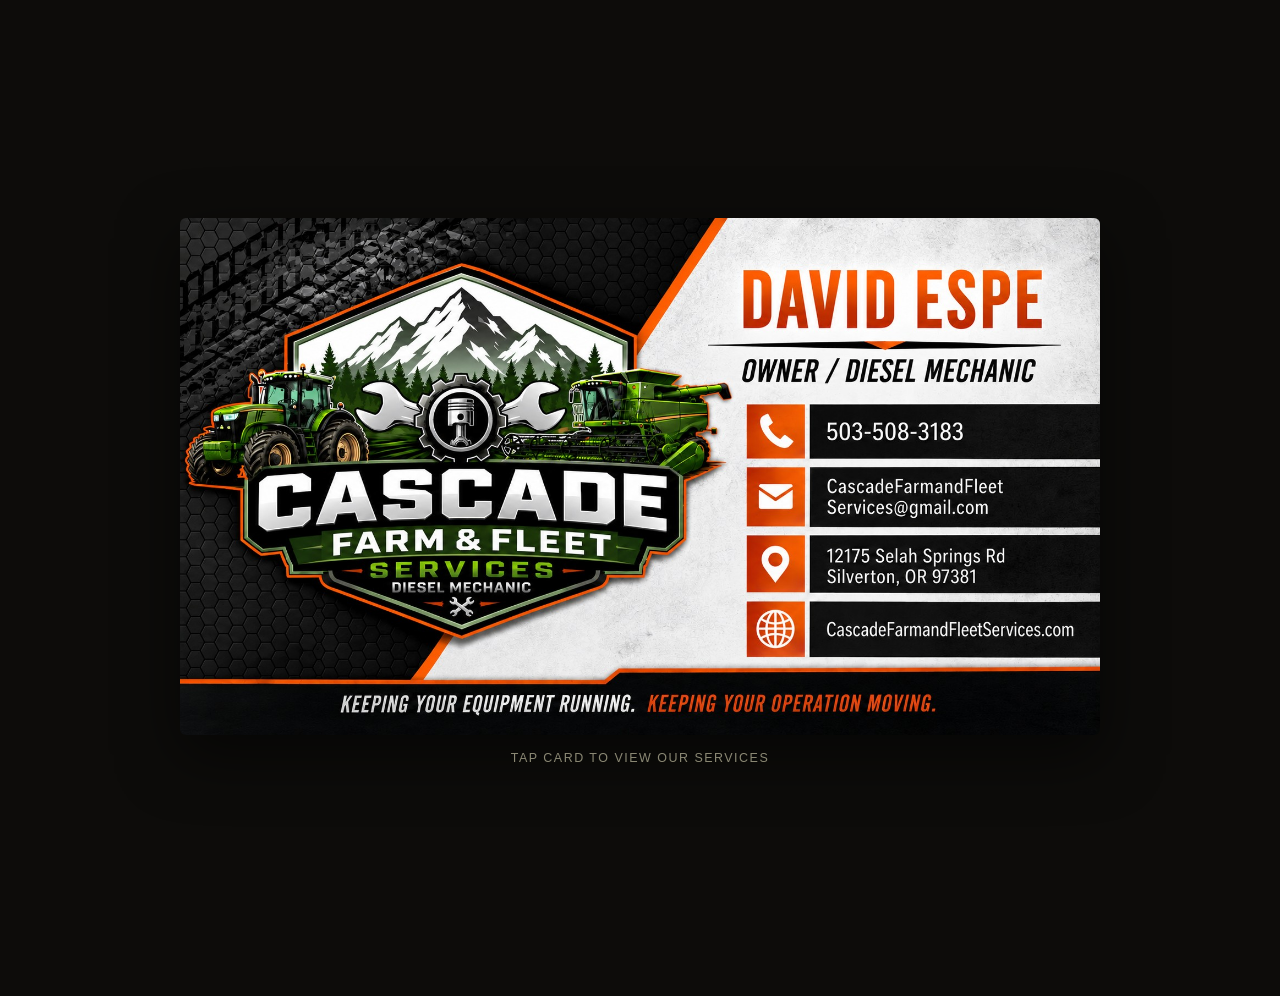
<file: digital-card-david.html>
<!DOCTYPE html>
<html lang="en">
<head>
<meta charset="UTF-8">
<meta name="viewport" content="width=device-width, initial-scale=1.0">
<title>David Espe | Cascade Farm and Fleet Services</title>
<meta name="description" content="Digital business card for David Espe, Owner / Diesel Mechanic at Cascade Farm and Fleet Services. Tap to view our services.">
<link rel="icon" type="image/png" href="images/favicon-32.png">

<!-- Open Graph / social share preview -->
<meta property="og:type" content="website">
<meta property="og:title" content="David Espe | Cascade Farm and Fleet Services">
<meta property="og:description" content="Owner / Diesel Mechanic at Cascade Farm and Fleet Services. Diesel repair for farm, ag, and fleet equipment in Silverton, OR.">
<meta property="og:url" content="https://cascadefarmandfleetservices.com/digital-card-david.html">
<meta property="og:image" content="https://cascadefarmandfleetservices.com/images/david-card.jpg">
<meta property="og:image:width" content="1672">
<meta property="og:image:height" content="940">
<meta name="twitter:card" content="summary_large_image">
<meta name="twitter:title" content="David Espe | Cascade Farm and Fleet Services">
<meta name="twitter:description" content="Owner / Diesel Mechanic at Cascade Farm and Fleet Services. Diesel repair for farm, ag, and fleet equipment in Silverton, OR.">
<meta name="twitter:image" content="https://cascadefarmandfleetservices.com/images/david-card.jpg">
<style>
  * { box-sizing: border-box; }
  html, body {
    margin: 0;
    min-height: 100vh;
    background: #0d0c0a;
    display: flex;
    align-items: center;
    justify-content: center;
    padding: clamp(1rem, 4vw, 3rem);
    font-family: Arial, sans-serif;
  }

  .card-link {
    display: block;
    text-decoration: none;
    color: inherit;
    width: min(94vw, 920px);
    outline-offset: 4px;
  }

  .card-link img {
    display: block;
    width: 100%;
    height: auto;
    border-radius: 6px;
    box-shadow: 0 20px 60px rgba(0,0,0,0.55);
    transition: transform 0.2s ease, box-shadow 0.2s ease;
  }
  .card-link:hover img { transform: translateY(-4px); box-shadow: 0 28px 70px rgba(0,0,0,0.6); }

  .tap-hint {
    text-align: center;
    margin-top: 1rem;
    font-family: Arial, sans-serif;
    text-transform: uppercase;
    letter-spacing: 0.12em;
    font-size: 0.78rem;
    color: #8b8874;
  }
  .card-link:hover ~ .tap-hint,
  .card-link:focus-visible ~ .tap-hint { color: #c1571f; }
</style>
</head>
<body>

<div>
  <a class="card-link" href="https://cascadefarmandfleetservices.com/services.html" target="_blank" rel="noopener noreferrer" aria-label="David Espe, Cascade Farm and Fleet Services digital business card. Tap to view our services">
    <img src="images/david-card.jpg" alt="David Espe, Owner / Diesel Mechanic, Cascade Farm and Fleet Services. 503-508-3183, CascadeFarmandFleetServices@gmail.com, 12175 Selah Springs Rd, Silverton, OR 97381, CascadeFarmandFleetServices.com">
  </a>
  <p class="tap-hint">Tap card to view our services</p>
</div>

</body>
</html>
</file>
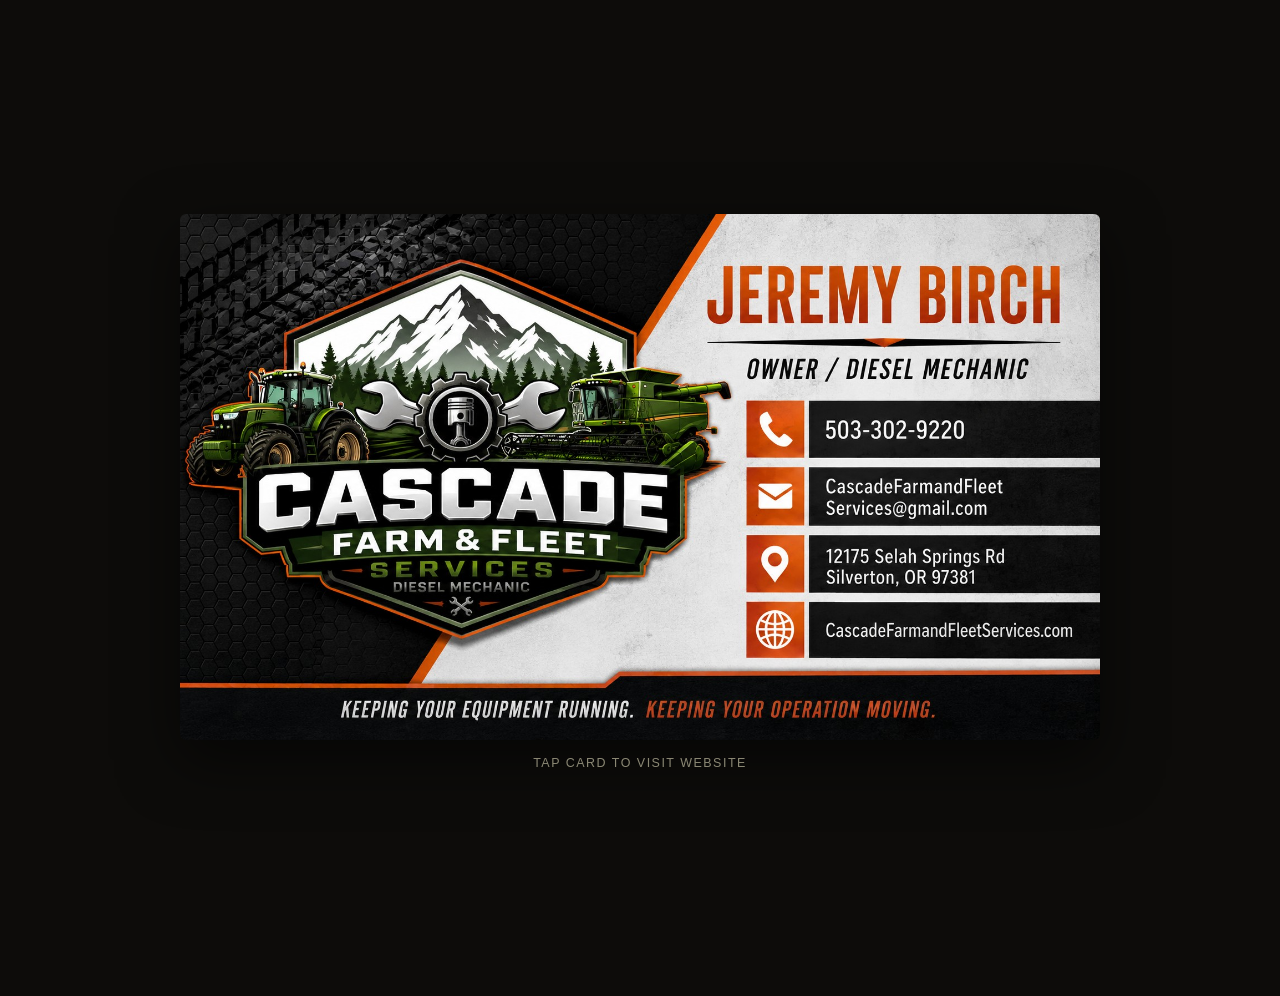
<file: digital-card.html>
<!DOCTYPE html>
<html lang="en">
<head>
<meta charset="UTF-8">
<meta name="viewport" content="width=device-width, initial-scale=1.0">
<title>Jeremy Birch | Cascade Farm and Fleet Services</title>
<meta name="description" content="Digital business card for Jeremy Birch, Owner / Diesel Mechanic at Cascade Farm and Fleet Services. Tap to visit the website.">
<link rel="icon" type="image/png" href="images/favicon-32.png">

<!-- Open Graph / social share preview -->
<meta property="og:type" content="website">
<meta property="og:title" content="Jeremy Birch | Cascade Farm and Fleet Services">
<meta property="og:description" content="Owner / Diesel Mechanic at Cascade Farm and Fleet Services. Diesel repair for farm, ag, and fleet equipment in Silverton, OR.">
<meta property="og:url" content="https://cascadefarmandfleetservices.com/digital-card.html">
<meta property="og:image" content="https://cascadefarmandfleetservices.com/images/jeremy-card.jpg">
<meta property="og:image:width" content="1659">
<meta property="og:image:height" content="948">
<meta name="twitter:card" content="summary_large_image">
<meta name="twitter:title" content="Jeremy Birch | Cascade Farm and Fleet Services">
<meta name="twitter:description" content="Owner / Diesel Mechanic at Cascade Farm and Fleet Services. Diesel repair for farm, ag, and fleet equipment in Silverton, OR.">
<meta name="twitter:image" content="https://cascadefarmandfleetservices.com/images/jeremy-card.jpg">
<style>
  * { box-sizing: border-box; }
  html, body {
    margin: 0;
    min-height: 100vh;
    background: #0d0c0a;
    display: flex;
    align-items: center;
    justify-content: center;
    padding: clamp(1rem, 4vw, 3rem);
    font-family: Arial, sans-serif;
  }

  .card-link {
    display: block;
    text-decoration: none;
    color: inherit;
    width: min(94vw, 920px);
    outline-offset: 4px;
  }

  .card-link img {
    display: block;
    width: 100%;
    height: auto;
    border-radius: 6px;
    box-shadow: 0 20px 60px rgba(0,0,0,0.55);
    transition: transform 0.2s ease, box-shadow 0.2s ease;
  }
  .card-link:hover img { transform: translateY(-4px); box-shadow: 0 28px 70px rgba(0,0,0,0.6); }

  .tap-hint {
    text-align: center;
    margin-top: 1rem;
    font-family: Arial, sans-serif;
    text-transform: uppercase;
    letter-spacing: 0.12em;
    font-size: 0.78rem;
    color: #8b8874;
  }
  .card-link:hover ~ .tap-hint,
  .card-link:focus-visible ~ .tap-hint { color: #c1571f; }
</style>
</head>
<body>

<div>
  <a class="card-link" href="https://cascadefarmandfleetservices.com" target="_blank" rel="noopener noreferrer" aria-label="Jeremy Birch, Cascade Farm and Fleet Services digital business card. Tap to visit the website">
    <img src="images/jeremy-card.jpg" alt="Jeremy Birch, Owner / Diesel Mechanic, Cascade Farm and Fleet Services. 503-302-9220, CascadeFarmandFleetServices@gmail.com, 12175 Selah Springs Rd, Silverton, OR 97381, CascadeFarmandFleetServices.com">
  </a>
  <p class="tap-hint">Tap card to visit website</p>
</div>

</body>
</html>
</file>
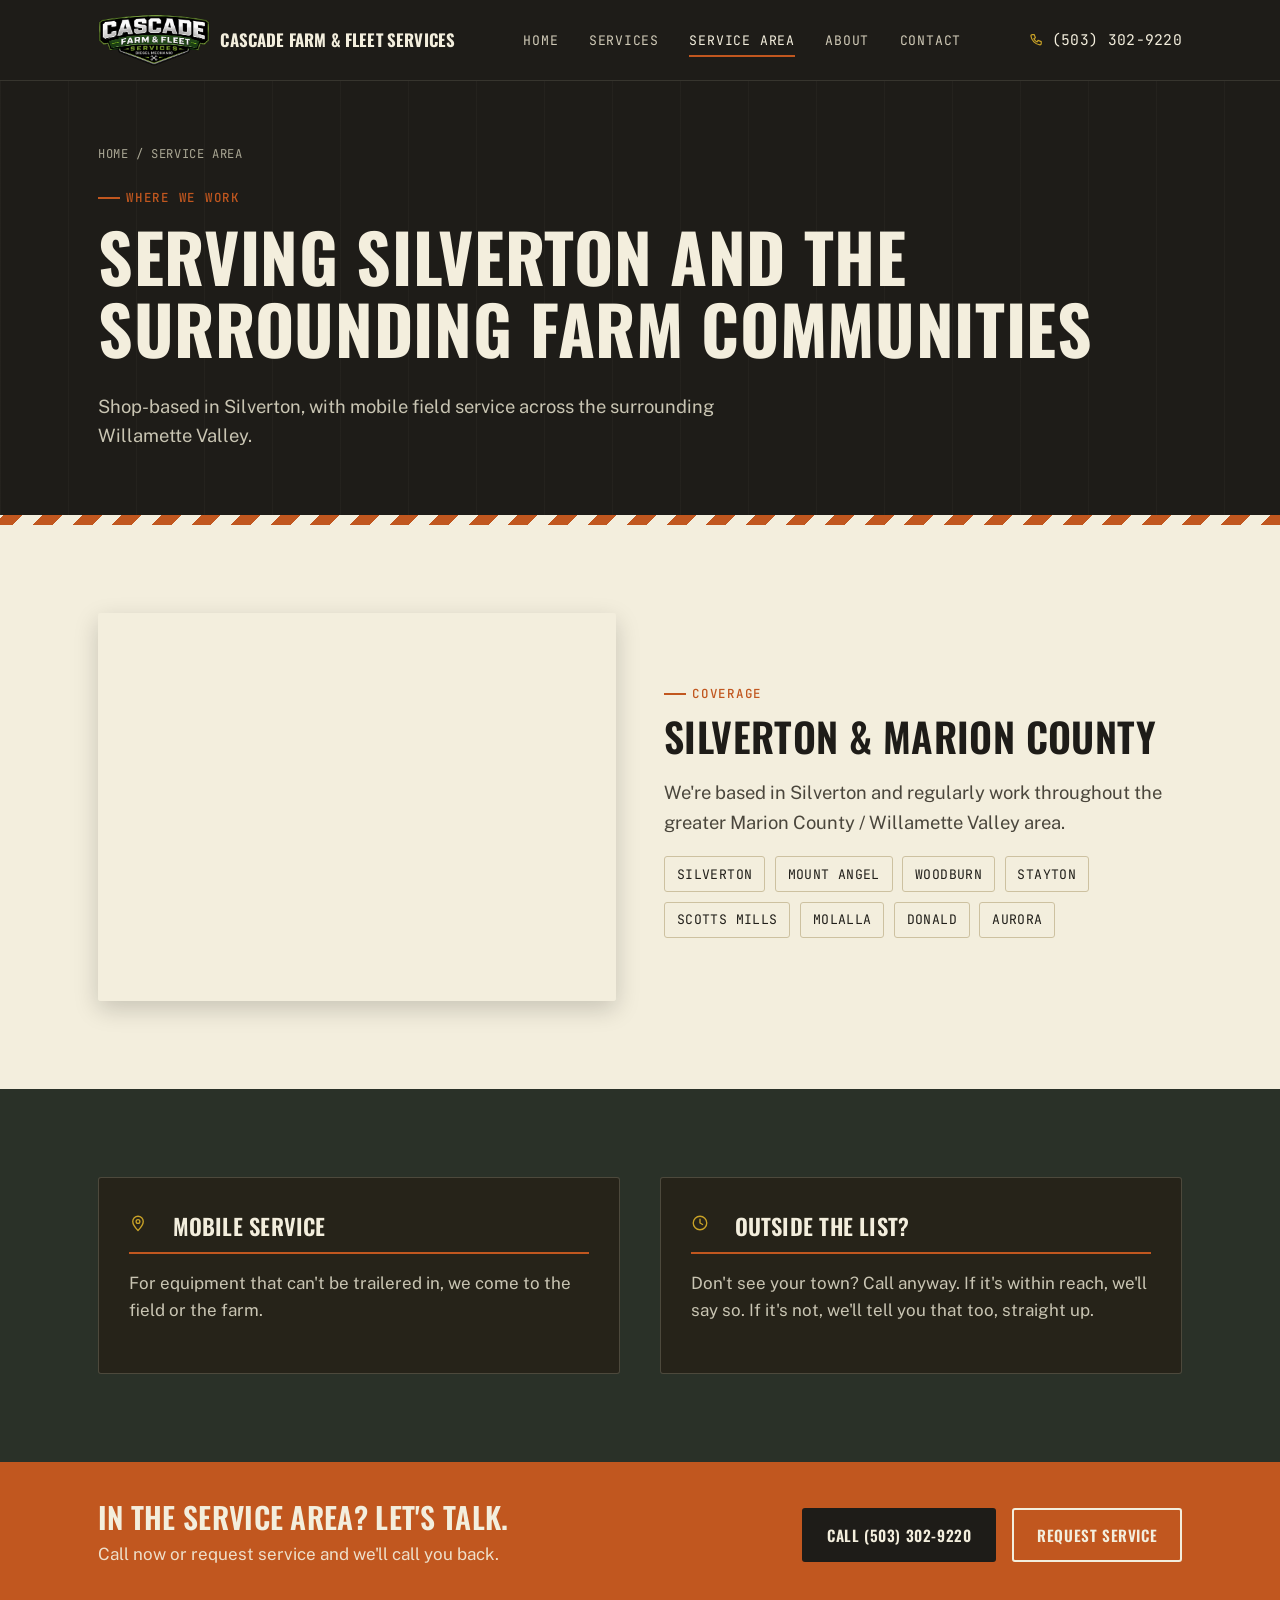
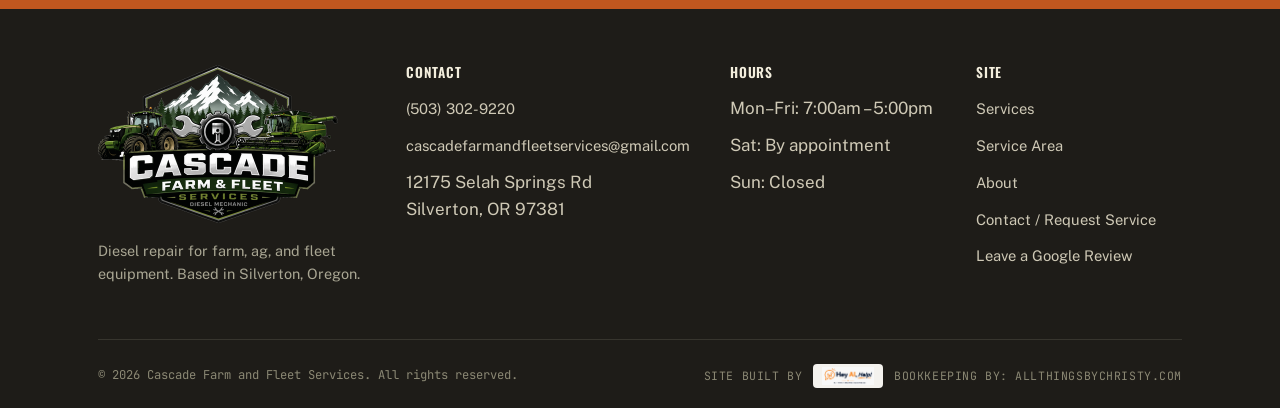
<file: service-area.html>
<!DOCTYPE html>
<html lang="en">
<head>
<meta charset="UTF-8">
<meta name="viewport" content="width=device-width, initial-scale=1.0">
<title>Service Area | Silverton & Willamette Valley | Cascade Farm and Fleet</title>
<meta name="description" content="Cascade Farm and Fleet Services covers Silverton, Mount Angel, Woodburn, Stayton, Scotts Mills, Molalla, and the surrounding Willamette Valley farm communities.">
<meta property="og:type" content="website">
<meta property="og:title" content="Service Area | Silverton & Willamette Valley | Cascade Farm and Fleet">
<meta property="og:description" content="Cascade Farm and Fleet Services covers Silverton, Mount Angel, Woodburn, Stayton, Scotts Mills, Molalla, and the surrounding Willamette Valley farm communities.">
<meta property="og:url" content="https://cascadefarmandfleetservices.com/service-area">
<meta property="og:image" content="https://cascadefarmandfleetservices.com/images/jeremy-card.jpg">
<meta property="og:image:width" content="1659">
<meta property="og:image:height" content="948">
<meta name="twitter:card" content="summary_large_image">
<meta name="twitter:title" content="Service Area | Silverton & Willamette Valley | Cascade Farm and Fleet">
<meta name="twitter:description" content="Cascade Farm and Fleet Services covers Silverton, Mount Angel, Woodburn, Stayton, Scotts Mills, Molalla, and the surrounding Willamette Valley farm communities.">
<meta name="twitter:image" content="https://cascadefarmandfleetservices.com/images/jeremy-card.jpg">
<link rel="icon" type="image/png" href="images/favicon-32.png">
<link rel="apple-touch-icon" href="images/favicon-180.png">
<link rel="preconnect" href="https://fonts.googleapis.com">
<link rel="preconnect" href="https://fonts.gstatic.com" crossorigin>
<link href="https://fonts.googleapis.com/css2?family=Oswald:wght@500;600;700&family=Public+Sans:wght@400;500;600;700&family=JetBrains+Mono:wght@400;500&display=swap" rel="stylesheet">
<link rel="stylesheet" href="css/style.css">
<link rel="canonical" href="https://cascadefarmandfleetservices.com/service-area">
</head>
<body>

<header class="site-header">
  <div class="wrap">
    <a href="index.html" class="brand">
      <img src="images/cascade-logo.png" alt="Cascade Farm and Fleet Services" class="brand-logo">
      <span class="brand-name">Cascade Farm &amp; Fleet Services</span>
    </a>
    <button class="nav-toggle" aria-label="Toggle menu" aria-expanded="false">
      <svg viewBox="0 0 24 24" fill="none" stroke="currentColor" stroke-width="1.8" stroke-linecap="round"><line x1="3" y1="6" x2="21" y2="6"/><line x1="3" y1="12" x2="21" y2="12"/><line x1="3" y1="18" x2="21" y2="18"/></svg>
    </button>
    <ul class="nav-links">
      <li><a href="index.html">Home</a></li>
      <li><a href="services.html">Services</a></li>
      <li><a href="service-area.html" aria-current="page">Service Area</a></li>
      <li><a href="about.html">About</a></li>
      <li><a href="contact.html">Contact</a></li>
    </ul>
    <div class="header-actions">
      <a class="header-call" href="tel:+15033029220">
        <svg viewBox="0 0 24 24" fill="none" stroke="currentColor" stroke-width="1.8" stroke-linecap="round" stroke-linejoin="round"><path d="M5 4h3l2 5-2.5 1.5a11 11 0 0 0 5 5L14 13l5 2v3a2 2 0 0 1-2 2A16 16 0 0 1 3 6a2 2 0 0 1 2-2Z"/></svg>
        <span class="btn-label">(503) 302-9220</span>
      </a>
    </div>
  </div>
</header>

<main>

  <section class="page-hero">
    <div class="wrap">
      <p class="breadcrumb"><a href="index.html">Home</a> / Service Area</p>
      <p class="eyebrow">Where We Work</p>
      <h1>Serving Silverton and the Surrounding Farm Communities</h1>
      <p class="lede">Shop-based in Silverton, with mobile field service across the surrounding Willamette Valley.</p>
    </div>
  </section>
  <div class="hazard" role="presentation"></div>

  <section class="section--light">
    <div class="wrap area-split">
      <div class="map-frame">
        <iframe
          src="https://maps.google.com/maps?q=12175+Selah+Springs+Rd%2C+Silverton%2C+OR+97381&z=13&output=embed"
          title="Map of Cascade Farm and Fleet Services coverage area near Silverton, Oregon"
          loading="lazy"
          referrerpolicy="no-referrer-when-downgrade"></iframe>
      </div>
      <div>
        <p class="eyebrow">Coverage</p>
        <h2>Silverton &amp; Marion County</h2>
        <p class="lede">We're based in Silverton and regularly work throughout the greater Marion County / Willamette Valley area.</p>
        <ul class="town-list">
          <li>Silverton</li>
          <li>Mount Angel</li>
          <li>Woodburn</li>
          <li>Stayton</li>
          <li>Scotts Mills</li>
          <li>Molalla</li>
          <li>Donald</li>
          <li>Aurora</li>
        </ul>
      </div>
    </div>
  </section>

  <section class="section--green">
    <div class="wrap two-col">
      <div class="spec-card" style="background:var(--charcoal-soft); border-color:rgba(233,225,200,0.2);">
        <h3 style="color:var(--cream); border-color:var(--rust);">
          <span class="icon-wrap" style="width:32px;height:32px;"><svg viewBox="0 0 24 24" fill="none" stroke="currentColor" stroke-width="1.8" stroke-linecap="round" stroke-linejoin="round" style="width:18px;height:18px;color:var(--gold);"><path d="M12 22s7-7.2 7-12a7 7 0 0 0-14 0c0 4.8 7 12 7 12Z"/><circle cx="12" cy="10" r="2.5"/></svg></span>
          Mobile Service
        </h3>
        <p style="color:#c9c5b3;">For equipment that can't be trailered in, we come to the field or the farm.</p>
      </div>
      <div class="spec-card" style="background:var(--charcoal-soft); border-color:rgba(233,225,200,0.2);">
        <h3 style="color:var(--cream); border-color:var(--rust);">
          <span class="icon-wrap" style="width:32px;height:32px;"><svg viewBox="0 0 24 24" fill="none" stroke="currentColor" stroke-width="1.8" stroke-linecap="round" stroke-linejoin="round" style="width:18px;height:18px;color:var(--gold);"><circle cx="12" cy="12" r="9"/><path d="M12 7v5l3.5 2"/></svg></span>
          Outside the List?
        </h3>
        <p style="color:#c9c5b3; margin-bottom:0;">Don't see your town? Call anyway. If it's within reach, we'll say so. If it's not, we'll tell you that too, straight up.</p>
      </div>
    </div>
  </section>

  <section class="cta-band">
    <div class="wrap cta-band-inner">
      <div class="cta-band-text">
        <h2>In the Service Area? Let's Talk.</h2>
        <p>Call now or request service and we'll call you back.</p>
      </div>
      <div class="hero-ctas" style="margin-top:0;">
        <a href="tel:+15033029220" class="btn" style="background:var(--charcoal); color:var(--cream);">Call (503) 302-9220</a>
        <a href="contact.html" class="btn btn--outline">Request Service</a>
      </div>
    </div>
  </section>

</main>

<footer class="site-footer">
  <div class="wrap">
    <div class="footer-grid">
      <div class="footer-brand">
        <a href="index.html" class="brand" style="margin-bottom:1rem;">
          <img src="images/cascade-badge-full.png" alt="Cascade Farm and Fleet Services" class="brand-logo brand-logo--footer">
        </a>
        <p>Diesel repair for farm, ag, and fleet equipment. Based in Silverton, Oregon.</p>
      </div>
      <div>
        <h4>Contact</h4>
        <ul>
          <li><a href="tel:+15033029220">(503) 302-9220</a></li>
          <li><a href="mailto:cascadefarmandfleetservices@gmail.com">cascadefarmandfleetservices@gmail.com</a></li>
          <li>12175 Selah Springs Rd<br>Silverton, OR 97381</li>
        </ul>
      </div>
      <div>
        <h4>Hours</h4>
        <ul>
          <li>Mon&ndash;Fri: 7:00am &ndash; 5:00pm</li>
          <li>Sat: By appointment</li>
          <li>Sun: Closed</li>
        </ul>
      </div>
      <div>
        <h4>Site</h4>
        <ul>
          <li><a href="services.html">Services</a></li>
          <li><a href="service-area.html">Service Area</a></li>
          <li><a href="about.html">About</a></li>
          <li><a href="contact.html">Contact / Request Service</a></li>
          <li><a href="https://g.page/r/CagQAlqOjsM2EBM/review" target="_blank" rel="noopener noreferrer">Leave a Google Review</a></li>
        </ul>
      </div>
    </div>
    <div class="footer-bottom">
      <span>&copy; 2026 Cascade Farm and Fleet Services. All rights reserved.</span>
      <div class="footer-credit-group">
        <a href="https://heyaihelp.com" target="_blank" rel="noopener noreferrer" class="footer-credit">
          <span>Site built by</span>
          <img src="images/hey-ai-help-logo.png" alt="Hey AI, Help! AI that means business" width="130" height="46" loading="lazy">
        </a>
        <a href="https://allthingsbychristy.com" target="_blank" rel="noopener noreferrer" class="footer-credit-partner">Bookkeeping by: AllThingsByChristy.com</a>
      </div>
    </div>
  </div>
</footer>

<script src="js/main.js"></script>
</body>
</html>
</file>
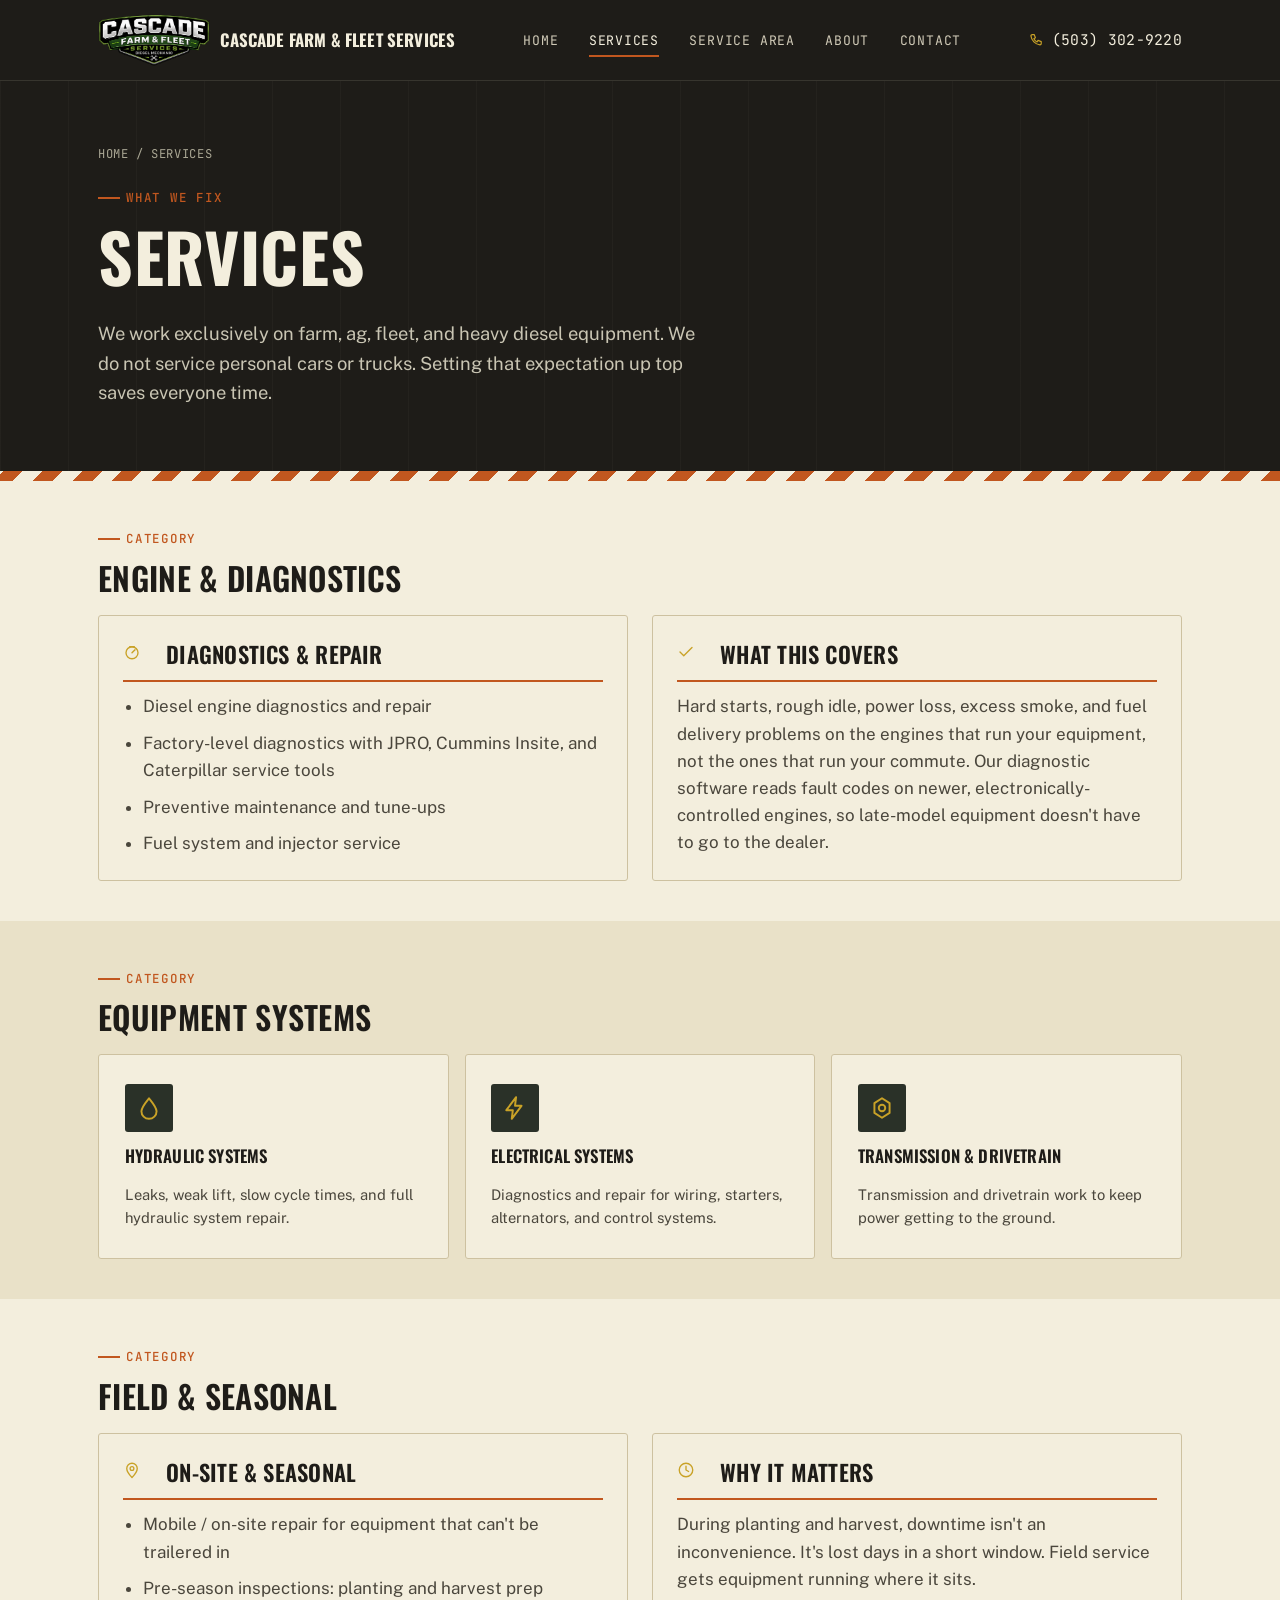
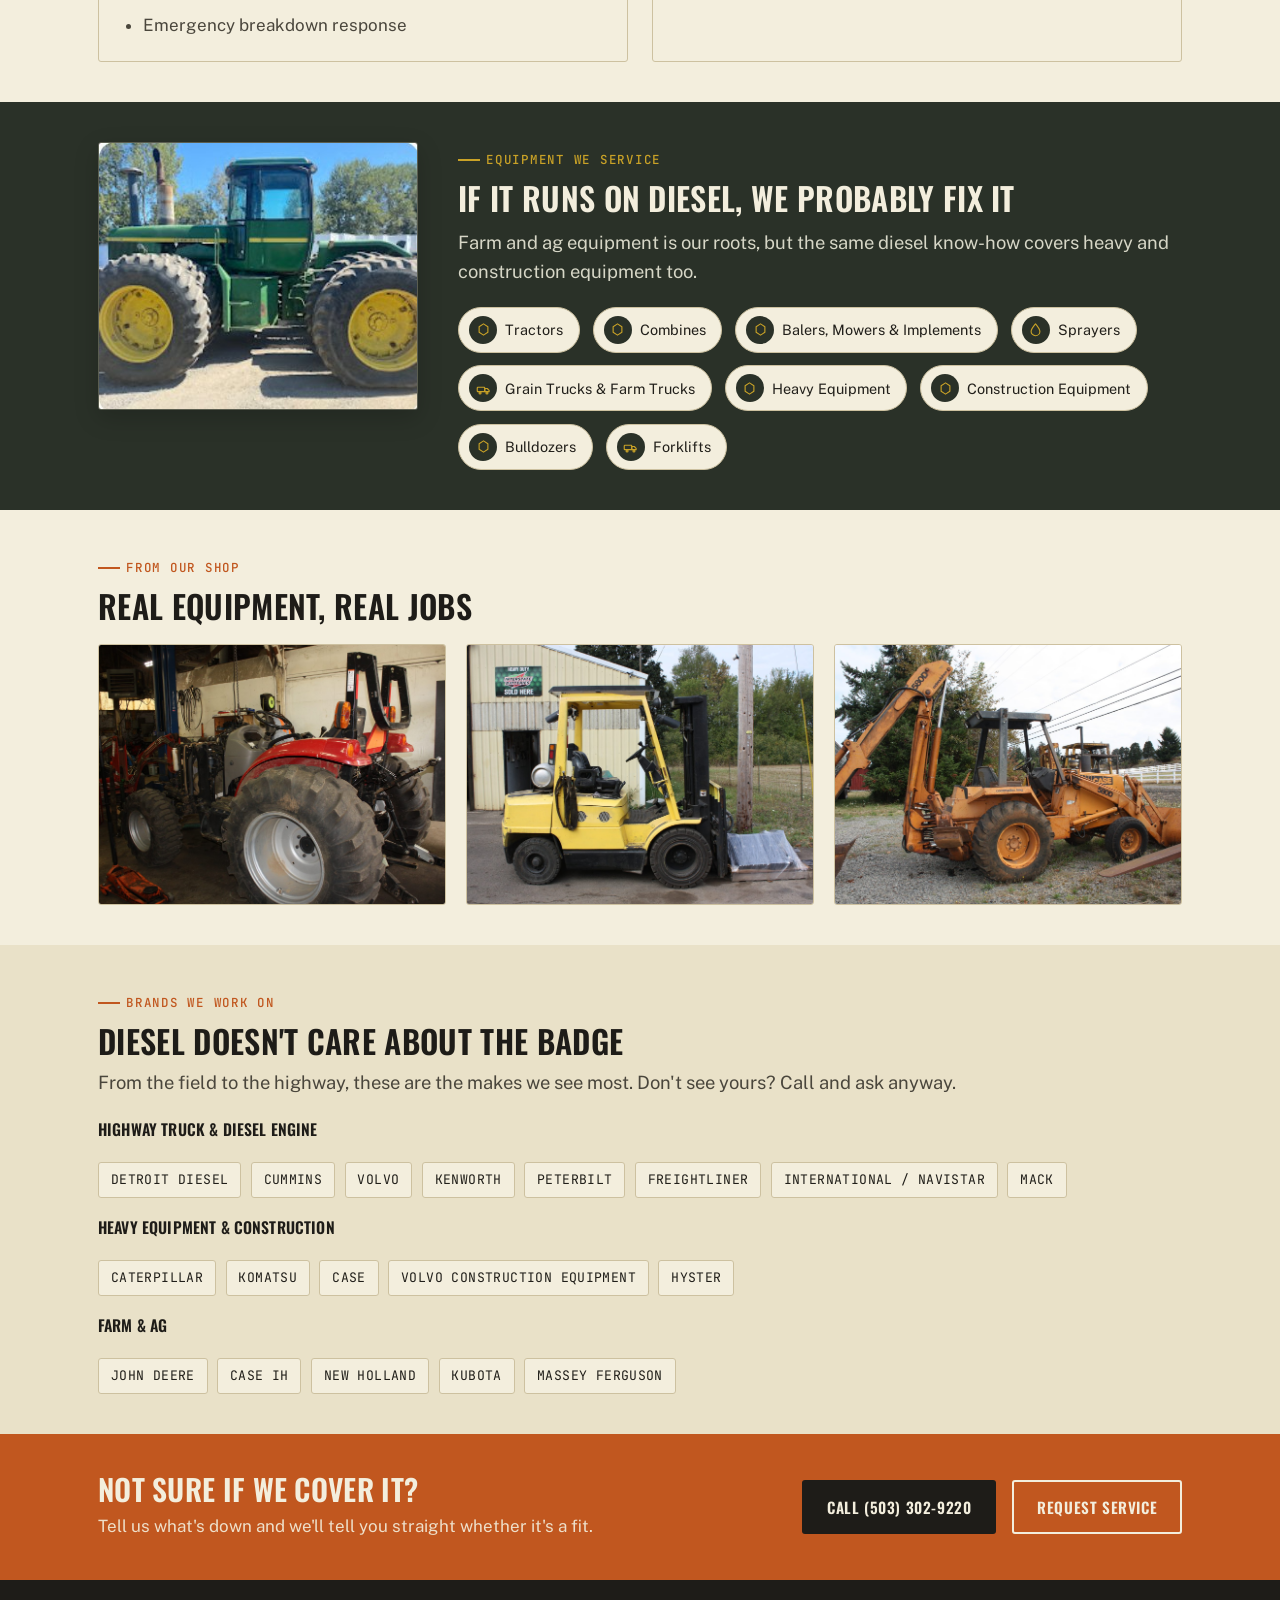
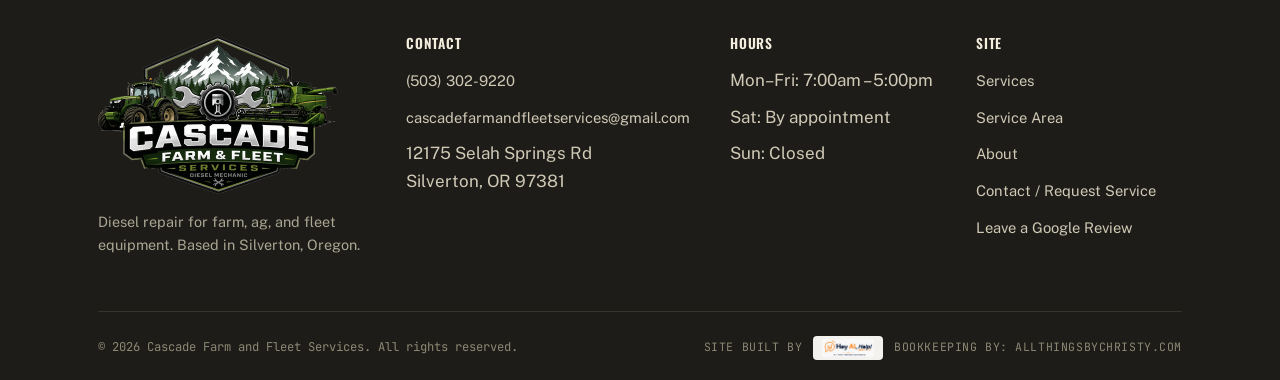
<file: services.html>
<!DOCTYPE html>
<html lang="en">
<head>
<meta charset="UTF-8">
<meta name="viewport" content="width=device-width, initial-scale=1.0">
<title>Diesel, Ag & Heavy Equipment Repair | Cascade Farm & Fleet</title>
<meta name="description" content="Diesel diagnostics with JPRO, Cummins Insite & Caterpillar tools, plus hydraulic and electrical repair for farm, ag, and heavy equipment in Silverton, OR.">
<meta property="og:type" content="website">
<meta property="og:title" content="Diesel, Ag & Heavy Equipment Repair | Cascade Farm & Fleet">
<meta property="og:description" content="Diesel diagnostics with JPRO, Cummins Insite & Caterpillar tools, plus hydraulic and electrical repair for farm, ag, and heavy equipment in Silverton, OR.">
<meta property="og:url" content="https://cascadefarmandfleetservices.com/services">
<meta property="og:image" content="https://cascadefarmandfleetservices.com/images/jeremy-card.jpg">
<meta property="og:image:width" content="1659">
<meta property="og:image:height" content="948">
<meta name="twitter:card" content="summary_large_image">
<meta name="twitter:title" content="Diesel, Ag & Heavy Equipment Repair | Cascade Farm & Fleet">
<meta name="twitter:description" content="Diesel diagnostics with JPRO, Cummins Insite & Caterpillar tools, plus hydraulic and electrical repair for farm, ag, and heavy equipment in Silverton, OR.">
<meta name="twitter:image" content="https://cascadefarmandfleetservices.com/images/jeremy-card.jpg">
<link rel="icon" type="image/png" href="images/favicon-32.png">
<link rel="apple-touch-icon" href="images/favicon-180.png">
<link rel="preconnect" href="https://fonts.googleapis.com">
<link rel="preconnect" href="https://fonts.gstatic.com" crossorigin>
<link href="https://fonts.googleapis.com/css2?family=Oswald:wght@500;600;700&family=Public+Sans:wght@400;500;600;700&family=JetBrains+Mono:wght@400;500&display=swap" rel="stylesheet">
<link rel="stylesheet" href="css/style.css">
<link rel="canonical" href="https://cascadefarmandfleetservices.com/services">
</head>
<body>

<header class="site-header">
  <div class="wrap">
    <a href="index.html" class="brand">
      <img src="images/cascade-logo.png" alt="Cascade Farm and Fleet Services" class="brand-logo">
      <span class="brand-name">Cascade Farm &amp; Fleet Services</span>
    </a>
    <button class="nav-toggle" aria-label="Toggle menu" aria-expanded="false">
      <svg viewBox="0 0 24 24" fill="none" stroke="currentColor" stroke-width="1.8" stroke-linecap="round"><line x1="3" y1="6" x2="21" y2="6"/><line x1="3" y1="12" x2="21" y2="12"/><line x1="3" y1="18" x2="21" y2="18"/></svg>
    </button>
    <ul class="nav-links">
      <li><a href="index.html">Home</a></li>
      <li><a href="services.html" aria-current="page">Services</a></li>
      <li><a href="service-area.html">Service Area</a></li>
      <li><a href="about.html">About</a></li>
      <li><a href="contact.html">Contact</a></li>
    </ul>
    <div class="header-actions">
      <a class="header-call" href="tel:+15033029220">
        <svg viewBox="0 0 24 24" fill="none" stroke="currentColor" stroke-width="1.8" stroke-linecap="round" stroke-linejoin="round"><path d="M5 4h3l2 5-2.5 1.5a11 11 0 0 0 5 5L14 13l5 2v3a2 2 0 0 1-2 2A16 16 0 0 1 3 6a2 2 0 0 1 2-2Z"/></svg>
        <span class="btn-label">(503) 302-9220</span>
      </a>
    </div>
  </div>
</header>

<main>

  <section class="page-hero">
    <div class="wrap">
      <p class="breadcrumb"><a href="index.html">Home</a> / Services</p>
      <p class="eyebrow">What We Fix</p>
      <h1>Services</h1>
      <p class="lede">We work exclusively on farm, ag, fleet, and heavy diesel equipment. We do not service personal cars or trucks. Setting that expectation up top saves everyone time.</p>
    </div>
  </section>
  <div class="hazard" role="presentation"></div>

  <section class="svc-tight section--light" id="engine">
    <div class="wrap">
      <p class="eyebrow">Category</p>
      <h2>Engine &amp; Diagnostics</h2>
      <div class="two-col" style="margin-top:1.25rem;">
        <div class="spec-card">
          <h3>
            <span class="icon-wrap" style="width:32px;height:32px;"><svg viewBox="0 0 24 24" fill="none" stroke="currentColor" stroke-width="1.8" stroke-linecap="round" stroke-linejoin="round" style="width:18px;height:18px;color:var(--gold);"><circle cx="12" cy="13" r="8"/><path d="M12 13l4-4"/><path d="M9 5h6"/></svg></span>
            Diagnostics &amp; Repair
          </h3>
          <ul>
            <li>Diesel engine diagnostics and repair</li>
            <li>Factory-level diagnostics with JPRO, Cummins Insite, and Caterpillar service tools</li>
            <li>Preventive maintenance and tune-ups</li>
            <li>Fuel system and injector service</li>
          </ul>
        </div>
        <div class="spec-card">
          <h3>
            <span class="icon-wrap" style="width:32px;height:32px;"><svg viewBox="0 0 24 24" fill="none" stroke="currentColor" stroke-width="1.8" stroke-linecap="round" stroke-linejoin="round" style="width:18px;height:18px;color:var(--gold);"><path d="M4 12l5 5L20 6"/></svg></span>
            What This Covers
          </h3>
          <p style="color:var(--ink-soft); margin-bottom:0;">Hard starts, rough idle, power loss, excess smoke, and fuel delivery problems on the engines that run your equipment, not the ones that run your commute. Our diagnostic software reads fault codes on newer, electronically-controlled engines, so late-model equipment doesn't have to go to the dealer.</p>
        </div>
      </div>
    </div>
  </section>

  <section class="svc-tight section--kraft" id="systems">
    <div class="wrap">
      <p class="eyebrow">Category</p>
      <h2>Equipment Systems</h2>
      <div class="card-grid" style="grid-template-columns:repeat(3,1fr); margin-top:1.25rem;">
        <div class="service-card" style="cursor:default;">
          <div class="icon-wrap"><svg viewBox="0 0 24 24" fill="none" stroke="currentColor" stroke-width="1.8" stroke-linecap="round" stroke-linejoin="round"><path d="M12 3c4 5 7 8.5 7 12a7 7 0 0 1-14 0c0-3.5 3-7 7-12Z"/></svg></div>
          <h3>Hydraulic Systems</h3>
          <p>Leaks, weak lift, slow cycle times, and full hydraulic system repair.</p>
        </div>
        <div class="service-card" style="cursor:default;">
          <div class="icon-wrap"><svg viewBox="0 0 24 24" fill="none" stroke="currentColor" stroke-width="1.8" stroke-linecap="round" stroke-linejoin="round"><path d="M13 2 4 14h6l-1 8 9-12h-6l1-8Z"/></svg></div>
          <h3>Electrical Systems</h3>
          <p>Diagnostics and repair for wiring, starters, alternators, and control systems.</p>
        </div>
        <div class="service-card" style="cursor:default;">
          <div class="icon-wrap"><svg viewBox="0 0 24 24" fill="none" stroke="currentColor" stroke-width="1.8" stroke-linecap="round" stroke-linejoin="round"><polygon points="12,3 19,7.5 19,16.5 12,21 5,16.5 5,7.5"/><circle cx="12" cy="12" r="3"/></svg></div>
          <h3>Transmission &amp; Drivetrain</h3>
          <p>Transmission and drivetrain work to keep power getting to the ground.</p>
        </div>
      </div>
    </div>
  </section>

  <section class="svc-tight section--light" id="field">
    <div class="wrap">
      <p class="eyebrow">Category</p>
      <h2>Field &amp; Seasonal</h2>
      <div class="two-col" style="margin-top:1.25rem;">
        <div class="spec-card">
          <h3>
            <span class="icon-wrap" style="width:32px;height:32px;"><svg viewBox="0 0 24 24" fill="none" stroke="currentColor" stroke-width="1.8" stroke-linecap="round" stroke-linejoin="round" style="width:18px;height:18px;color:var(--gold);"><path d="M12 22s7-7.2 7-12a7 7 0 0 0-14 0c0 4.8 7 12 7 12Z"/><circle cx="12" cy="10" r="2.5"/></svg></span>
            On-Site &amp; Seasonal
          </h3>
          <ul>
            <li>Mobile / on-site repair for equipment that can't be trailered in</li>
            <li>Pre-season inspections: planting and harvest prep</li>
            <li>Emergency breakdown response</li>
          </ul>
        </div>
        <div class="spec-card">
          <h3>
            <span class="icon-wrap" style="width:32px;height:32px;"><svg viewBox="0 0 24 24" fill="none" stroke="currentColor" stroke-width="1.8" stroke-linecap="round" stroke-linejoin="round" style="width:18px;height:18px;color:var(--gold);"><circle cx="12" cy="12" r="9"/><path d="M12 7v5l3.5 2"/></svg></span>
            Why It Matters
          </h3>
          <p style="color:var(--ink-soft); margin-bottom:0;">During planting and harvest, downtime isn't an inconvenience. It's lost days in a short window. Field service gets equipment running where it sits.</p>
        </div>
      </div>
    </div>
  </section>

  <section class="svc-tight section--green">
    <div class="wrap equip-photo-row">
      <img src="images/equipment-tractor.jpg" alt="4WD articulated tractor serviced by Cascade Farm and Fleet Services" class="equip-photo">
      <div>
        <p class="eyebrow">Equipment We Service</p>
        <h2>If It Runs on Diesel, We Probably Fix It</h2>
        <p class="lede" style="margin-top:0.75rem;">Farm and ag equipment is our roots, but the same diesel know-how covers heavy and construction equipment too.</p>
        <div class="chip-grid" style="margin-top:1.25rem;">
          <div class="chip">
            <span class="icon-wrap"><svg viewBox="0 0 24 24" fill="none" stroke="currentColor" stroke-width="1.8" stroke-linecap="round" stroke-linejoin="round"><polygon points="12,3 19,7.5 19,16.5 12,21 5,16.5 5,7.5"/></svg></span>
            Tractors
          </div>
          <div class="chip">
            <span class="icon-wrap"><svg viewBox="0 0 24 24" fill="none" stroke="currentColor" stroke-width="1.8" stroke-linecap="round" stroke-linejoin="round"><polygon points="12,3 19,7.5 19,16.5 12,21 5,16.5 5,7.5"/></svg></span>
            Combines
          </div>
          <div class="chip">
            <span class="icon-wrap"><svg viewBox="0 0 24 24" fill="none" stroke="currentColor" stroke-width="1.8" stroke-linecap="round" stroke-linejoin="round"><polygon points="12,3 19,7.5 19,16.5 12,21 5,16.5 5,7.5"/></svg></span>
            Balers, Mowers &amp; Implements
          </div>
          <div class="chip">
            <span class="icon-wrap"><svg viewBox="0 0 24 24" fill="none" stroke="currentColor" stroke-width="1.8" stroke-linecap="round" stroke-linejoin="round"><path d="M12 3c4 5 7 8.5 7 12a7 7 0 0 1-14 0c0-3.5 3-7 7-12Z"/></svg></span>
            Sprayers
          </div>
          <div class="chip">
            <span class="icon-wrap"><svg viewBox="0 0 24 24" fill="none" stroke="currentColor" stroke-width="1.8" stroke-linecap="round" stroke-linejoin="round"><rect x="2" y="10" width="12" height="7" rx="1"/><path d="M14 12h4l3 3v2h-7z"/><circle cx="6.5" cy="19" r="1.6"/><circle cx="17.5" cy="19" r="1.6"/></svg></span>
            Grain Trucks &amp; Farm Trucks
          </div>
          <div class="chip">
            <span class="icon-wrap"><svg viewBox="0 0 24 24" fill="none" stroke="currentColor" stroke-width="1.8" stroke-linecap="round" stroke-linejoin="round"><polygon points="12,3 19,7.5 19,16.5 12,21 5,16.5 5,7.5"/></svg></span>
            Heavy Equipment
          </div>
          <div class="chip">
            <span class="icon-wrap"><svg viewBox="0 0 24 24" fill="none" stroke="currentColor" stroke-width="1.8" stroke-linecap="round" stroke-linejoin="round"><polygon points="12,3 19,7.5 19,16.5 12,21 5,16.5 5,7.5"/></svg></span>
            Construction Equipment
          </div>
          <div class="chip">
            <span class="icon-wrap"><svg viewBox="0 0 24 24" fill="none" stroke="currentColor" stroke-width="1.8" stroke-linecap="round" stroke-linejoin="round"><polygon points="12,3 19,7.5 19,16.5 12,21 5,16.5 5,7.5"/></svg></span>
            Bulldozers
          </div>
          <div class="chip">
            <span class="icon-wrap"><svg viewBox="0 0 24 24" fill="none" stroke="currentColor" stroke-width="1.8" stroke-linecap="round" stroke-linejoin="round"><rect x="2" y="10" width="12" height="7" rx="1"/><path d="M14 12h4l3 3v2h-7z"/><circle cx="6.5" cy="19" r="1.6"/><circle cx="17.5" cy="19" r="1.6"/></svg></span>
            Forklifts
          </div>
        </div>
      </div>
    </div>
  </section>

  <section class="svc-tight section--light">
    <div class="wrap">
      <p class="eyebrow">From Our Shop</p>
      <h2>Real Equipment, Real Jobs</h2>
      <div style="display:grid; grid-template-columns:repeat(3,1fr); gap:1.25rem; margin-top:1.25rem;">
        <div class="photo-tag" style="aspect-ratio:4/3;">
          <img src="images/diesel-tractor-repair-shop-silverton-or.jpg" alt="Diesel tractor up on a lift for repair at Cascade Farm and Fleet Services in Silverton, Oregon" loading="lazy">
        </div>
        <div class="photo-tag" style="aspect-ratio:4/3;">
          <img src="images/forklift-repair-silverton-oregon.jpg" alt="Forklift serviced by Cascade Farm and Fleet Services in Silverton, Oregon" loading="lazy">
        </div>
        <div class="photo-tag" style="aspect-ratio:4/3;">
          <img src="images/heavy-equipment-backhoe-repair-oregon.jpg" alt="Case backhoe loader heavy equipment serviced by Cascade Farm and Fleet Services" loading="lazy">
        </div>
      </div>
    </div>
  </section>

  <section class="svc-tight section--kraft">
    <div class="wrap">
      <p class="eyebrow">Brands We Work On</p>
      <h2>Diesel Doesn't Care About the Badge</h2>
      <p class="lede" style="margin-bottom:1.25rem;">From the field to the highway, these are the makes we see most. Don't see yours? Call and ask anyway.</p>

      <div style="margin-bottom:1.1rem;">
        <p class="tag-title" style="margin-bottom:0.7rem;">Highway Truck &amp; Diesel Engine</p>
        <ul class="town-list">
          <li>Detroit Diesel</li>
          <li>Cummins</li>
          <li>Volvo</li>
          <li>Kenworth</li>
          <li>Peterbilt</li>
          <li>Freightliner</li>
          <li>International / Navistar</li>
          <li>Mack</li>
        </ul>
      </div>

      <div style="margin-bottom:1.1rem;">
        <p class="tag-title" style="margin-bottom:0.7rem;">Heavy Equipment &amp; Construction</p>
        <ul class="town-list">
          <li>Caterpillar</li>
          <li>Komatsu</li>
          <li>Case</li>
          <li>Volvo Construction Equipment</li>
          <li>Hyster</li>
        </ul>
      </div>

      <div>
        <p class="tag-title" style="margin-bottom:0.7rem;">Farm &amp; Ag</p>
        <ul class="town-list">
          <li>John Deere</li>
          <li>Case IH</li>
          <li>New Holland</li>
          <li>Kubota</li>
          <li>Massey Ferguson</li>
        </ul>
      </div>
    </div>
  </section>

  <section class="cta-band">
    <div class="wrap cta-band-inner">
      <div class="cta-band-text">
        <h2>Not Sure If We Cover It?</h2>
        <p>Tell us what's down and we'll tell you straight whether it's a fit.</p>
      </div>
      <div class="hero-ctas" style="margin-top:0;">
        <a href="tel:+15033029220" class="btn" style="background:var(--charcoal); color:var(--cream);">Call (503) 302-9220</a>
        <a href="contact.html" class="btn btn--outline">Request Service</a>
      </div>
    </div>
  </section>

</main>

<footer class="site-footer">
  <div class="wrap">
    <div class="footer-grid">
      <div class="footer-brand">
        <a href="index.html" class="brand" style="margin-bottom:1rem;">
          <img src="images/cascade-badge-full.png" alt="Cascade Farm and Fleet Services" class="brand-logo brand-logo--footer">
        </a>
        <p>Diesel repair for farm, ag, and fleet equipment. Based in Silverton, Oregon.</p>
      </div>
      <div>
        <h4>Contact</h4>
        <ul>
          <li><a href="tel:+15033029220">(503) 302-9220</a></li>
          <li><a href="mailto:cascadefarmandfleetservices@gmail.com">cascadefarmandfleetservices@gmail.com</a></li>
          <li>12175 Selah Springs Rd<br>Silverton, OR 97381</li>
        </ul>
      </div>
      <div>
        <h4>Hours</h4>
        <ul>
          <li>Mon&ndash;Fri: 7:00am &ndash; 5:00pm</li>
          <li>Sat: By appointment</li>
          <li>Sun: Closed</li>
        </ul>
      </div>
      <div>
        <h4>Site</h4>
        <ul>
          <li><a href="services.html">Services</a></li>
          <li><a href="service-area.html">Service Area</a></li>
          <li><a href="about.html">About</a></li>
          <li><a href="contact.html">Contact / Request Service</a></li>
          <li><a href="https://g.page/r/CagQAlqOjsM2EBM/review" target="_blank" rel="noopener noreferrer">Leave a Google Review</a></li>
        </ul>
      </div>
    </div>
    <div class="footer-bottom">
      <span>&copy; 2026 Cascade Farm and Fleet Services. All rights reserved.</span>
      <div class="footer-credit-group">
        <a href="https://heyaihelp.com" target="_blank" rel="noopener noreferrer" class="footer-credit">
          <span>Site built by</span>
          <img src="images/hey-ai-help-logo.png" alt="Hey AI, Help! AI that means business" width="130" height="46" loading="lazy">
        </a>
        <a href="https://allthingsbychristy.com" target="_blank" rel="noopener noreferrer" class="footer-credit-partner">Bookkeeping by: AllThingsByChristy.com</a>
      </div>
    </div>
  </div>
</footer>

<script src="js/main.js"></script>
</body>
</html>
</file>
<file: css/style.css>
/* =========================================================
   CASCADE FARM AND FLEET SERVICES — design tokens & system
   Palette pulled from the shop floor: equipment paint greens,
   oxidized safety orange, kraft service-tag stock, spec-plate ink.
   ========================================================= */

:root {
  /* color */
  --charcoal: #1e1c18;
  --charcoal-soft: #262319;
  --steel-green: #3b4438;
  --steel-green-dark: #2a3128;
  --steel-green-darker: #212620;
  --kraft: #e9e1c8;
  --kraft-light: #f3eedd;
  --kraft-line: #cdc1a0;
  --rust: #c1571f;
  --rust-dark: #9c4116;
  --rust-light: #e07a42;
  --gold: #c9a227;
  --cream: #f3eedd;
  --ink: #211f1a;
  --ink-soft: #4a463c;

  /* type */
  --font-display: "Oswald", "Arial Narrow", sans-serif;
  --font-body: "Public Sans", "Segoe UI", Arial, sans-serif;
  --font-mono: "JetBrains Mono", "Consolas", monospace;

  /* layout */
  --max-width: 1180px;
  --edge: clamp(1.25rem, 4vw, 3rem);
  --radius: 3px;
}

*, *::before, *::after { box-sizing: border-box; }
html { scroll-behavior: smooth; }
@media (prefers-reduced-motion: reduce) {
  html { scroll-behavior: auto; }
  *, *::before, *::after { animation-duration: 0.01ms !important; animation-iteration-count: 1 !important; transition-duration: 0.01ms !important; scroll-behavior: auto !important; }
}

body {
  margin: 0;
  background: var(--kraft-light);
  color: var(--ink);
  font-family: var(--font-body);
  font-size: 17px;
  line-height: 1.6;
  -webkit-font-smoothing: antialiased;
}

img { max-width: 100%; display: block; }
a { color: inherit; }

h1, h2, h3, h4 {
  font-family: var(--font-display);
  font-weight: 600;
  text-transform: uppercase;
  letter-spacing: 0.01em;
  line-height: 1.08;
  margin: 0 0 0.5em;
  color: var(--charcoal);
}

h1 { font-size: clamp(2.4rem, 5.5vw, 4.2rem); font-weight: 700; }
h2 { font-size: clamp(1.7rem, 3.4vw, 2.5rem); }
h3 { font-size: clamp(1.15rem, 2vw, 1.4rem); }

p { margin: 0 0 1em; }
.lede { font-size: 1.15rem; color: var(--ink-soft); }

.eyebrow {
  font-family: var(--font-mono);
  font-size: 0.78rem;
  letter-spacing: 0.14em;
  text-transform: uppercase;
  color: var(--rust);
  display: inline-flex;
  align-items: center;
  gap: 0.5em;
  margin-bottom: 0.9em;
  font-weight: 500;
}
.eyebrow::before {
  content: "";
  width: 22px;
  height: 2px;
  background: var(--rust);
  display: inline-block;
}
.section--dark .eyebrow,
.section--green .eyebrow { color: var(--gold); }
.section--dark .eyebrow::before,
.section--green .eyebrow::before { background: var(--gold); }

.visually-hidden {
  position: absolute; width: 1px; height: 1px; overflow: hidden;
  clip: rect(0 0 0 0); white-space: nowrap;
}

:focus-visible {
  outline: 3px solid var(--rust);
  outline-offset: 2px;
}

/* ---------- containers ---------- */

.wrap {
  max-width: var(--max-width);
  margin: 0 auto;
  padding-left: var(--edge);
  padding-right: var(--edge);
}

section { padding: clamp(3rem, 7vw, 5.5rem) 0; }

.section--kraft { background: var(--kraft); }
.section--light { background: var(--kraft-light); }
.section--dark { background: var(--charcoal); color: var(--kraft-light); }
.section--dark h2, .section--dark h3, .section--dark p { color: var(--kraft-light); }
.section--green { background: var(--steel-green-dark); color: var(--kraft-light); }
.section--green h2, .section--green h3 { color: var(--cream); }
.section--green p { color: #d6d6c6; }

/* ---------- buttons ---------- */

.btn {
  font-family: var(--font-display);
  font-weight: 600;
  text-transform: uppercase;
  letter-spacing: 0.04em;
  font-size: 0.95rem;
  display: inline-flex;
  align-items: center;
  gap: 0.6em;
  padding: 0.85em 1.5em;
  border-radius: var(--radius);
  border: 2px solid transparent;
  text-decoration: none;
  cursor: pointer;
  transition: transform 0.15s ease, background 0.15s ease, border-color 0.15s ease, color .15s ease;
}
.btn:hover { transform: translateY(-1px); }
.btn:active { transform: translateY(0); }

.btn--rust { background: var(--rust); color: var(--cream); }
.btn--rust:hover { background: var(--rust-dark); }

.btn--outline {
  background: transparent;
  border-color: currentColor;
  color: inherit;
}
.btn--outline:hover { background: rgba(255,255,255,0.08); }

.section--kraft .btn--outline, .section--light .btn--outline { border-color: var(--charcoal); }
.section--kraft .btn--outline:hover, .section--light .btn--outline:hover { background: rgba(30,28,24,0.06); }

.btn--sm { font-size: 0.82rem; padding: 0.6em 1.1em; }

.btn svg { width: 1.1em; height: 1.1em; flex-shrink: 0; }

/* ---------- hazard divider ---------- */

.hazard {
  height: 10px;
  width: 100%;
  background: repeating-linear-gradient(
    -45deg,
    var(--rust), var(--rust) 14px,
    var(--kraft-light) 14px, var(--kraft-light) 28px
  );
}

/* ---------- header / nav ---------- */

.site-header {
  position: sticky;
  top: 0;
  z-index: 40;
  background: var(--charcoal);
  border-bottom: 1px solid rgba(233,225,200,0.12);
}

.site-header .wrap {
  display: flex;
  align-items: center;
  justify-content: space-between;
  gap: 1.5rem;
  padding-top: 0.75rem;
  padding-bottom: 0.75rem;
}

.brand {
  display: flex;
  align-items: center;
  gap: 0.65rem;
  text-decoration: none;
  color: var(--cream);
  flex-shrink: 0;
}
.brand-logo {
  height: 56px;
  width: auto;
  display: block;
}
@media (max-width: 880px) {
  .brand-logo { height: 44px; }
}

.brand-logo--footer {
  height: auto;
  width: 240px;
  max-width: 100%;
}

.brand-name {
  font-family: var(--font-display);
  font-weight: 700;
  text-transform: uppercase;
  letter-spacing: 0.01em;
  font-size: 1.05rem;
  line-height: 1.1;
  color: var(--cream);
  white-space: nowrap;
}
@media (max-width: 960px) {
  .brand-name { display: none; }
}

.nav-links {
  display: flex;
  align-items: center;
  gap: 1.9rem;
  list-style: none;
  margin: 0;
  padding: 0;
}
.nav-links a {
  text-decoration: none;
  font-family: var(--font-mono);
  font-size: 0.82rem;
  letter-spacing: 0.06em;
  text-transform: uppercase;
  color: #cfc9b6;
  padding: 0.4em 0;
  border-bottom: 2px solid transparent;
  transition: color .15s ease, border-color .15s ease;
}
.nav-links a:hover, .nav-links a[aria-current="page"] { color: var(--cream); border-color: var(--rust); }

.header-actions { display: flex; align-items: center; gap: 0.9rem; }

.header-call {
  display: inline-flex;
  align-items: center;
  gap: 0.5em;
  color: var(--cream);
  text-decoration: none;
  font-family: var(--font-mono);
  font-size: 0.92rem;
  letter-spacing: 0.02em;
}
.header-call svg { width: 1.05em; height: 1.05em; color: var(--gold); }

.nav-toggle {
  display: none;
  background: none;
  border: 1px solid rgba(233,225,200,0.35);
  color: var(--cream);
  border-radius: var(--radius);
  padding: 0.5em 0.6em;
  cursor: pointer;
}
.nav-toggle svg { width: 22px; height: 22px; display: block; }

@media (max-width: 880px) {
  .nav-toggle { display: inline-flex; }
  .nav-links {
    position: absolute;
    top: 100%; left: 0; right: 0;
    background: var(--charcoal);
    flex-direction: column;
    align-items: flex-start;
    gap: 0;
    padding: 0 var(--edge);
    max-height: 0;
    overflow: hidden;
    transition: max-height 0.25s ease;
    border-bottom: 1px solid rgba(233,225,200,0.12);
  }
  .nav-links.is-open { max-height: 320px; padding-bottom: 1rem; }
  .nav-links li { width: 100%; }
  .nav-links a { display: block; padding: 0.85em 0; border-bottom: 1px solid rgba(233,225,200,0.08); }
  .header-actions .btn-label { display: none; }
}

/* ---------- hero ---------- */

.hero {
  background: var(--steel-green-dark);
  color: var(--cream);
  position: relative;
  overflow: hidden;
  padding: clamp(1.5rem, 4vw, 2.75rem) 0 clamp(3rem, 7vw, 5rem);
}
.hero::before {
  content: "";
  position: absolute;
  inset: 0;
  background-image:
    linear-gradient(180deg, rgba(30,28,24,0.15), rgba(30,28,24,0.55)),
    repeating-linear-gradient(90deg, rgba(233,225,200,0.035) 0 1px, transparent 1px 68px);
  pointer-events: none;
}
.hero .wrap { position: relative; z-index: 1; }
.hero-grid {
  display: grid;
  grid-template-columns: 1.15fr 0.85fr;
  gap: 3rem;
  align-items: start;
}
.hero h1 { color: var(--cream); }
.hero .lede { color: #d6d6c6; max-width: 40ch; font-size: 1.2rem; }
.hero-ctas { display: flex; gap: 1rem; flex-wrap: wrap; margin-top: 2rem; }

.hero-side { margin-top: 3rem; }

@media (max-width: 880px) {
  .hero-grid { grid-template-columns: 1fr; }
}

/* ---------- hero entrance animation ---------- */

@keyframes hero-fade-up {
  from { opacity: 0; transform: translateY(16px); }
  to { opacity: 1; transform: translateY(0); }
}

.hero .eyebrow { animation: hero-fade-up 0.6s ease-out 0s both; }
.hero h1 { animation: hero-fade-up 0.6s ease-out 0.1s both; }
.hero .lede { animation: hero-fade-up 0.6s ease-out 0.2s both; }
.hero .hero-ctas { animation: hero-fade-up 0.6s ease-out 0.3s both; }

/* ---------- tag badge (signature motif) ---------- */

.tag {
  --tag-bg: var(--kraft-light);
  background: var(--tag-bg);
  border: 1px solid var(--kraft-line);
  border-radius: 4px;
  padding: 1.3rem 1.4rem 1.3rem 2.6rem;
  position: relative;
  box-shadow: 2px 3px 0 rgba(30,28,24,0.06);
}
.tag::before {
  /* punched hole */
  content: "";
  position: absolute;
  left: 1.05rem;
  top: 50%;
  transform: translateY(-50%);
  width: 10px;
  height: 10px;
  border-radius: 50%;
  background: var(--kraft-light);
  border: 1.5px solid var(--kraft-line);
  box-shadow: inset 0 0 0 2px var(--tag-bg, var(--kraft-light));
}
.section--dark .tag, .section--green .tag {
  --tag-bg: var(--charcoal-soft);
  border-color: rgba(233,225,200,0.2);
}
.section--dark .tag::before, .section--green .tag::before {
  background: var(--charcoal-soft);
  border-color: rgba(233,225,200,0.35);
}

.tag-title {
  font-family: var(--font-display);
  font-weight: 600;
  text-transform: uppercase;
  font-size: 0.98rem;
  letter-spacing: 0.01em;
  margin-bottom: 0.3em;
  color: var(--charcoal);
}
.section--dark .tag-title, .section--green .tag-title { color: var(--cream); }
.tag-body { font-size: 0.92rem; color: var(--ink-soft); margin: 0; }
.section--dark .tag-body, .section--green .tag-body { color: #c9c5b3; }

/* trust bar */
.trust-grid {
  display: grid;
  grid-template-columns: repeat(4, 1fr);
  gap: 1.1rem;
}
@media (max-width: 980px) { .trust-grid { grid-template-columns: repeat(2, 1fr); } }
@media (max-width: 560px) { .trust-grid { grid-template-columns: 1fr; } }

/* ---------- cards ---------- */

.card-grid {
  display: grid;
  grid-template-columns: repeat(4, 1fr);
  gap: 1.4rem;
}
@media (max-width: 980px) { .card-grid { grid-template-columns: repeat(2, 1fr); } }
@media (max-width: 560px) { .card-grid { grid-template-columns: 1fr; } }

.service-card {
  background: var(--kraft-light);
  border: 1px solid var(--kraft-line);
  border-radius: var(--radius);
  padding: 1.8rem 1.6rem;
  text-decoration: none;
  color: inherit;
  display: flex;
  flex-direction: column;
  gap: 0.9rem;
  transition: border-color .15s ease, transform .15s ease;
}
.service-card:hover { border-color: var(--rust); transform: translateY(-3px); }
.service-card .icon-wrap {
  width: 48px; height: 48px;
  display: flex; align-items: center; justify-content: center;
  background: var(--steel-green-dark);
  border-radius: var(--radius);
}
.service-card .icon-wrap svg { width: 26px; height: 26px; color: var(--gold); }
.service-card h3 { margin-bottom: 0.2em; font-size: 1.05rem; }
.service-card p { font-size: 0.92rem; color: var(--ink-soft); margin: 0; }
.service-card .card-link {
  margin-top: auto;
  font-family: var(--font-mono);
  font-size: 0.78rem;
  letter-spacing: 0.06em;
  text-transform: uppercase;
  color: var(--rust);
}

/* ---------- why cascade ---------- */

.why-grid {
  display: grid;
  grid-template-columns: 0.9fr 1.1fr;
  gap: 3rem;
  align-items: start;
}
@media (max-width: 880px) { .why-grid { grid-template-columns: 1fr; gap: 2rem; } }

.plate-quote {
  border-left: 4px solid var(--rust);
  padding: 0.2rem 0 0.2rem 1.4rem;
  font-family: var(--font-display);
  font-size: clamp(1.3rem, 2.4vw, 1.7rem);
  font-weight: 500;
  text-transform: none;
  line-height: 1.28;
  color: var(--cream);
}

.why-list { list-style: none; margin: 0; padding: 0; display: flex; flex-direction: column; gap: 1.5rem; }
.why-list li { display: flex; gap: 1rem; align-items: flex-start; }
.why-list .num {
  font-family: var(--font-mono);
  color: var(--gold);
  font-size: 0.85rem;
  border: 1px solid rgba(233,225,200,0.35);
  border-radius: 50%;
  width: 2.1em; height: 2.1em;
  display: flex; align-items: center; justify-content: center;
  flex-shrink: 0;
}
.why-list p { margin: 0; color: #d6d6c6; }
.why-list strong { color: var(--cream); font-family: var(--font-display); text-transform: uppercase; font-weight: 600; letter-spacing: 0.01em; display: block; margin-bottom: 0.15em; font-size: 0.98rem; }

/* ---------- service area teaser / list ---------- */

.area-split {
  display: grid;
  grid-template-columns: 1fr 1fr;
  gap: 3rem;
  align-items: center;
}
@media (max-width: 880px) { .area-split { grid-template-columns: 1fr; } }

.town-list {
  list-style: none;
  margin: 1.2rem 0 0;
  padding: 0;
  display: flex;
  flex-wrap: wrap;
  gap: 0.6rem;
}
.town-list li {
  font-family: var(--font-mono);
  font-size: 0.82rem;
  letter-spacing: 0.03em;
  text-transform: uppercase;
  background: var(--kraft-light);
  border: 1px solid var(--kraft-line);
  border-radius: var(--radius);
  padding: 0.5em 0.9em;
}
.section--green .town-list li, .section--dark .town-list li {
  background: var(--charcoal-soft);
  border-color: rgba(233,225,200,0.25);
  color: var(--kraft-light);
}

.map-frame {
  border: 6px solid var(--kraft-light);
  border-radius: var(--radius);
  overflow: hidden;
  box-shadow: 0 8px 24px rgba(0,0,0,0.18);
  aspect-ratio: 4/3;
}
.map-frame iframe { width: 100%; height: 100%; border: 0; display: block; }

/* ---------- placeholder photo block ---------- */

.photo-tag {
  position: relative;
  border-radius: var(--radius);
  overflow: hidden;
  aspect-ratio: 4/3;
  background:
    repeating-linear-gradient(45deg, rgba(30,28,24,0.06) 0 2px, transparent 2px 14px),
    var(--kraft);
  border: 1px solid var(--kraft-line);
  display: flex;
  align-items: center;
  justify-content: center;
}
.photo-tag img {
  width: 100%;
  height: 100%;
  object-fit: cover;
  display: block;
}
.photo-tag .photo-tag-inner {
  text-align: center;
  padding: 1.5rem;
}
.photo-tag svg { width: 34px; height: 34px; color: var(--ink-soft); margin: 0 auto 0.6rem; opacity: 0.55; }
.photo-tag-cap {
  font-family: var(--font-mono);
  font-size: 0.72rem;
  letter-spacing: 0.05em;
  text-transform: uppercase;
  color: var(--ink-soft);
  opacity: 0.8;
}

/* ---------- generic content blocks ---------- */

.intro-block { max-width: 62ch; }
.two-col {
  display: grid;
  grid-template-columns: 1fr 1fr;
  gap: 2.5rem;
}
@media (max-width: 880px) { .two-col { grid-template-columns: 1fr; } }

.spec-card {
  background: var(--kraft-light);
  border: 1px solid var(--kraft-line);
  border-radius: var(--radius);
  padding: 2rem 1.9rem;
}
.spec-card h3 {
  display: flex;
  align-items: center;
  gap: 0.7rem;
  border-bottom: 2px solid var(--rust);
  padding-bottom: 0.6rem;
  margin-bottom: 1rem;
}
.spec-card ul { margin: 0; padding-left: 1.15em; }
.spec-card li { margin-bottom: 0.55em; color: var(--ink-soft); }
.spec-card li:last-child { margin-bottom: 0; }

.chip-grid {
  display: flex;
  flex-wrap: wrap;
  gap: 0.8rem;
}

.equip-photo-row {
  display: flex;
  gap: 2.5rem;
  align-items: flex-start;
  flex-wrap: wrap;
}
.equip-photo {
  width: 320px;
  max-width: 100%;
  flex-shrink: 0;
  border-radius: var(--radius);
  border: 1px solid rgba(233,225,200,0.25);
  box-shadow: 0 8px 24px rgba(0,0,0,0.18);
}
.equip-photo-row > div { flex: 1 1 320px; }
.chip {
  display: flex;
  align-items: center;
  gap: 0.55em;
  background: var(--kraft-light);
  border: 1px solid var(--kraft-line);
  border-radius: 999px;
  padding: 0.55em 1.1em 0.55em 0.7em;
  font-size: 0.9rem;
  color: var(--ink);
}
.chip .icon-wrap {
  width: 28px; height: 28px;
  background: var(--steel-green-dark);
  border-radius: 50%;
  display: flex; align-items: center; justify-content: center;
  flex-shrink: 0;
}
.chip .icon-wrap svg { width: 15px; height: 15px; color: var(--gold); }

/* ---------- values list ---------- */

.values-grid { display: grid; grid-template-columns: repeat(3, 1fr); gap: 1.4rem; }
@media (max-width: 880px) { .values-grid { grid-template-columns: 1fr; } }

/* ---------- about story ---------- */

.about-hero {
  display: grid;
  grid-template-columns: 1fr 1fr;
  gap: 3rem;
  align-items: center;
}
@media (max-width: 880px) { .about-hero { grid-template-columns: 1fr; } }

.photo-pair { display: grid; grid-template-columns: 1fr 1fr; gap: 1rem; }

/* ---------- contact / form ---------- */

.contact-grid {
  display: grid;
  grid-template-columns: 1fr 1fr;
  gap: 3rem;
  align-items: start;
}
@media (max-width: 940px) { .contact-grid { grid-template-columns: 1fr; } }

.call-block {
  background: var(--steel-green-dark);
  color: var(--cream);
  border-radius: var(--radius);
  padding: 2.2rem 2rem;
  margin-bottom: 1.5rem;
}
.call-block .big-phone {
  font-family: var(--font-display);
  font-size: clamp(1.8rem, 4vw, 2.5rem);
  font-weight: 700;
  color: var(--cream);
  text-decoration: none;
  display: inline-flex;
  align-items: center;
  gap: 0.4em;
  margin: 0.3rem 0 0.2rem;
}
.call-block .big-phone svg { width: 0.85em; height: 0.85em; color: var(--gold); }
.call-block p { color: #d6d6c6; margin: 0; }

.info-list { list-style: none; margin: 0; padding: 0; display: flex; flex-direction: column; gap: 1rem; }
.info-list li { display: flex; gap: 0.9rem; align-items: flex-start; }
.info-list .icon-wrap {
  width: 34px; height: 34px; flex-shrink: 0;
  background: var(--kraft-light);
  border: 1px solid var(--kraft-line);
  border-radius: var(--radius);
  display: flex; align-items: center; justify-content: center;
}
.info-list .icon-wrap svg { width: 18px; height: 18px; color: var(--rust); }
.info-list strong { display: block; font-family: var(--font-display); text-transform: uppercase; font-size: 0.92rem; letter-spacing: 0.01em; }
.info-list span, .info-list p { color: var(--ink-soft); margin: 0; font-size: 0.94rem; }

form.request-form {
  background: var(--kraft-light);
  border: 1px solid var(--kraft-line);
  border-radius: var(--radius);
  padding: 2rem;
}
.form-row { margin-bottom: 1.3rem; }
.form-row:last-of-type { margin-bottom: 0; }
.form-row label {
  display: block;
  font-family: var(--font-mono);
  font-size: 0.76rem;
  letter-spacing: 0.06em;
  text-transform: uppercase;
  color: var(--ink-soft);
  margin-bottom: 0.5em;
}
.form-row input,
.form-row select,
.form-row textarea {
  width: 100%;
  font-family: var(--font-body);
  font-size: 1rem;
  padding: 0.75em 0.85em;
  border: 1px solid var(--kraft-line);
  border-radius: var(--radius);
  background: var(--kraft-light);
  color: var(--ink);
}
.form-row input:focus,
.form-row select:focus,
.form-row textarea:focus { outline: 2px solid var(--rust); outline-offset: 1px; }
.form-row textarea { resize: vertical; min-height: 110px; }
.two-field { display: grid; grid-template-columns: 1fr 1fr; gap: 1rem; }
@media (max-width: 480px) { .two-field { grid-template-columns: 1fr; } }

.form-row--checkbox { margin-bottom: 1.3rem; }
.checkbox-label {
  display: flex;
  align-items: center;
  gap: 0.65em;
  cursor: pointer;
  padding: 0.7em 0.9em;
  border: 1px dashed var(--kraft-line);
  border-radius: var(--radius);
  background: var(--kraft);
}
.checkbox-label input[type="checkbox"] {
  width: 1.15em;
  height: 1.15em;
  accent-color: var(--rust);
  flex-shrink: 0;
}
.checkbox-label span {
  font-family: var(--font-display);
  font-weight: 600;
  text-transform: uppercase;
  font-size: 0.85rem;
  letter-spacing: 0.01em;
  color: var(--ink);
}

.form-note {
  font-size: 0.82rem;
  color: var(--ink-soft);
  margin-top: 1rem;
}

.form-error {
  color: var(--rust-dark);
  font-weight: 600;
}
.form-error a { color: inherit; text-decoration: underline; }

.form-success {
  display: none;
  background: var(--steel-green-dark);
  color: var(--cream);
  border-radius: var(--radius);
  padding: 1.6rem 1.8rem;
  align-items: flex-start;
  gap: 1rem;
}
.form-success.is-visible { display: flex; }
.form-success svg { width: 28px; height: 28px; color: var(--gold); flex-shrink: 0; margin-top: 0.2em; }
.form-success p { line-height: 1.5; }
.form-success p a { color: var(--gold); }
.request-form.is-hidden { display: none; }

/* ---------- footer ---------- */

.site-footer { background: var(--charcoal); color: #cfc9b6; padding-top: 3.5rem; }
.footer-grid {
  display: grid;
  grid-template-columns: 1.3fr 1fr 1fr 1fr;
  gap: 2.5rem;
  padding-bottom: 2.5rem;
  border-bottom: 1px solid rgba(233,225,200,0.12);
}
@media (max-width: 880px) { .footer-grid { grid-template-columns: 1fr 1fr; } }
@media (max-width: 560px) { .footer-grid { grid-template-columns: 1fr; } }

.footer-grid h4 {
  color: var(--cream);
  font-size: 0.85rem;
  letter-spacing: 0.06em;
  margin-bottom: 1rem;
}
.footer-grid ul { list-style: none; margin: 0; padding: 0; display: flex; flex-direction: column; gap: 0.6rem; }
.footer-grid a { text-decoration: none; color: #cfc9b6; font-size: 0.92rem; }
.footer-grid a:hover { color: var(--cream); }
.footer-brand p { font-size: 0.9rem; color: #a9a693; max-width: 32ch; }

.footer-bottom {
  display: flex;
  justify-content: space-between;
  align-items: center;
  flex-wrap: wrap;
  gap: 0.8rem;
  padding: 1.5rem 0 1.25rem;
  font-family: var(--font-mono);
  font-size: 0.76rem;
  color: #8b8874;
}

.footer-credit-group {
  display: flex;
  align-items: center;
  gap: 0.7rem;
  flex-wrap: wrap;
}
.footer-credit-partner {
  font-family: var(--font-mono);
  font-size: 0.72rem;
  letter-spacing: 0.05em;
  text-transform: uppercase;
  color: #8b8874;
  text-decoration: none;
  transition: opacity .15s ease;
}
.footer-credit-partner:hover { opacity: 0.75; }
.footer-credit {
  display: inline-flex;
  align-items: center;
  gap: 0.7rem;
  text-decoration: none;
  color: #8b8874;
  font-family: var(--font-mono);
  font-size: 0.72rem;
  letter-spacing: 0.05em;
  text-transform: uppercase;
  transition: opacity .15s ease;
}
.footer-credit:hover { opacity: 0.75; }
.footer-credit img {
  height: 24px;
  width: auto;
  display: block;
  border-radius: 4px;
  background: #f4f2ee;
  padding: 3px 9px;
}

/* ---------- page hero (interior pages) ---------- */

.page-hero {
  background: var(--charcoal);
  color: var(--cream);
  padding: clamp(2.6rem, 6vw, 4rem) 0;
  position: relative;
  overflow: hidden;
}
.page-hero::before {
  content: "";
  position: absolute; inset: 0;
  background: repeating-linear-gradient(90deg, rgba(233,225,200,0.03) 0 1px, transparent 1px 68px);
}
.page-hero .wrap { position: relative; z-index: 1; }
.page-hero h1 { color: var(--cream); margin-bottom: 0.4em; }
.page-hero .lede { color: #c9c5b3; max-width: 56ch; margin: 0; }
.breadcrumb {
  font-family: var(--font-mono);
  font-size: 0.76rem;
  letter-spacing: 0.05em;
  text-transform: uppercase;
  color: #a9a693;
  margin-bottom: 1rem;
}
.breadcrumb a { color: #a9a693; text-decoration: none; }
.breadcrumb a:hover { color: var(--cream); }

/* ---------- final CTA band ---------- */

.cta-band {
  background: var(--rust);
  color: var(--cream);
  padding: 2.5rem 0;
}
.cta-band h2 { color: var(--cream); font-size: clamp(1.5rem, 2.6vw, 1.85rem); margin-bottom: 0.25em; }
.cta-band-inner {
  display: flex;
  justify-content: space-between;
  align-items: center;
  flex-wrap: wrap;
  gap: 1.5rem;
}
.cta-band .btn--outline { border-color: var(--cream); }
.cta-band .btn--outline:hover { background: rgba(255,255,255,0.15); }
.cta-band-text p { color: rgba(243,238,221,0.9); margin: 0; }

/* ---------- about: how we work + review ---------- */

.work-review {
  display: grid;
  grid-template-columns: 1.35fr 1.3fr;
  gap: 2.5rem;
  align-items: stretch;
}
.work-review-section { padding: 2.5rem 0; }
.work-review h2 { font-size: clamp(1.5rem, 2.4vw, 1.9rem); margin-bottom: 0.3em; }
.work-review .eyebrow { margin-bottom: 0.5em; }
.work-review > div:first-child { display: flex; flex-direction: column; }
.work-review__values {
  flex: 1;
  display: flex;
  flex-direction: column;
  justify-content: space-between;
  gap: 0.9rem;
  margin-top: 1rem;
}
.work-value .tag-title { margin-bottom: 0.15em; }
.work-value .tag-body { font-size: 0.95rem; line-height: 1.45; }

.work-review__right {
  display: grid;
  grid-template-columns: minmax(0, 1fr) 150px;
  grid-template-rows: auto 1fr;
  column-gap: 2.5rem;
  border-left: 1px solid rgba(233,225,200,0.2);
  padding-left: 2.5rem;
}
.work-review__review > p { margin-bottom: 0; }
.work-review__cta {
  grid-column: 1 / -1;
  justify-self: center;
  align-self: center;
  margin: 1.25rem 0 0;
}
.review-qr { margin: 0; text-align: center; align-self: start; }
.review-qr img {
  width: 140px;
  height: 140px;
  display: block;
  background: #fff;
  padding: 8px;
  border-radius: var(--radius);
}
.review-qr figcaption {
  margin-top: 0.5rem;
  font-family: var(--font-mono);
  font-size: 0.72rem;
  letter-spacing: 0.05em;
  text-transform: uppercase;
  color: #c9c5b3;
}
@media (max-width: 960px) {
  .work-review { grid-template-columns: 1fr; gap: 2.5rem; }
  .work-review__right {
    border-left: none;
    padding-left: 0;
    border-top: 1px solid rgba(233,225,200,0.2);
    padding-top: 2.5rem;
  }
  .work-review__cta { justify-self: start; margin-top: 0; }
}
@media (max-width: 600px) {
  .review-qr { display: none; }
  .work-review__right { grid-template-columns: 1fr; }
}

/* about: tighter content sections */
.about-tight { padding: 2.5rem 0; }
.about-tight .about-hero { gap: 2.5rem; }
.about-tight h2 { font-size: clamp(1.5rem, 2.8vw, 2rem); margin-bottom: 0.4em; }
.about-tight .lede { font-size: 1.05rem; line-height: 1.55; margin-bottom: 0; }
.about-tight .photo-pair { gap: 0.9rem; }
.about-tight .photo-tag-cap { margin-top: 0.4rem !important; }

/* services: tighter sections */
.svc-tight { padding: 2.5rem 0; }
.svc-tight h2 { font-size: clamp(1.5rem, 2.8vw, 2rem); margin-bottom: 0.3em; }
.svc-tight .two-col { gap: 1.5rem; }
.svc-tight .spec-card { padding: 1.4rem 1.5rem; }
.svc-tight .spec-card h3 { margin-bottom: 0.7rem; }
.svc-tight .card-grid { gap: 1rem; }

/* hero: live work order ticket */
.work-ticket {
  position: relative;
  margin-top: 0;
  padding: 1.6rem 1.9rem 5rem 4.2rem;
  background: var(--kraft);
  color: var(--charcoal);
  border-radius: var(--radius);
  box-shadow: 0 10px 24px rgba(0,0,0,0.35);
  rotate: -1.2deg;
  font-family: var(--font-mono);
  font-size: 1.02rem;
  animation: hero-fade-up 0.6s ease-out 0.5s both;
}
.work-ticket__hole {
  position: absolute;
  left: 1.35rem;
  top: 1.7rem;
  width: 1.5rem;
  height: 1.5rem;
  border-radius: 50%;
  background: var(--steel-green-dark);
  box-shadow: 0 0 0 3px var(--rust-dark) inset;
}
.work-ticket__head {
  display: flex;
  justify-content: space-between;
  align-items: baseline;
  padding-bottom: 0.8rem;
  border-bottom: 3px solid var(--rust);
  font-family: var(--font-display);
  text-transform: uppercase;
  letter-spacing: 0.05em;
  font-size: 1.5rem;
}
.work-ticket__head span:last-child { font-family: var(--font-mono); font-size: 0.9rem; letter-spacing: 0.06em; }
.work-ticket__head b { color: var(--rust-dark); font-weight: 500; }
.work-ticket__rows { margin: 0.7rem 0 0; }
.work-ticket__rows > div {
  display: flex;
  gap: 0.75rem;
  align-items: baseline;
  padding: 0.8rem 0;
  border-bottom: 1px dashed rgba(30,28,24,0.28);
  min-height: 3.5rem;
}
.work-ticket__rows dt {
  flex: 0 0 7.4rem;
  text-transform: uppercase;
  letter-spacing: 0.06em;
  font-size: 0.82rem;
  color: var(--ink-soft);
}
.work-ticket__rows dd { margin: 0; font-weight: 500; min-height: 1.2em; }
.work-ticket__rows dd.is-typing::after {
  content: "";
  display: inline-block;
  width: 0.5ch;
  height: 1em;
  margin-left: 2px;
  vertical-align: -0.12em;
  background: var(--charcoal);
  animation: wt-blink 0.8s steps(1) infinite;
}
.work-ticket__stamp {
  position: absolute;
  right: 1.9rem;
  bottom: 1.1rem;
  padding: 0.15rem 0.9rem;
  border: 4px solid var(--rust);
  border-radius: 4px;
  color: var(--rust);
  font-family: var(--font-display);
  font-size: 2.3rem;
  letter-spacing: 0.1em;
  text-transform: uppercase;
  opacity: 0;
  transform: rotate(-9deg) scale(1.6);
  pointer-events: none;
}
.work-ticket__stamp.is-on {
  opacity: 0.88;
  transform: rotate(-9deg) scale(1);
  transition: opacity 0.12s ease-out, transform 0.18s cubic-bezier(.2,1.4,.4,1);
}
.work-ticket.is-clearing .work-ticket__rows,
.work-ticket.is-clearing .work-ticket__head b { opacity: 0; transition: opacity 0.3s ease; }
@keyframes wt-blink { 50% { opacity: 0; } }
@media (max-width: 560px) {
  .work-ticket { padding: 1.2rem 1.2rem 3.6rem 3rem; font-size: 0.8rem; }
  .work-ticket__hole { left: 0.9rem; top: 1.3rem; width: 1.15rem; height: 1.15rem; }
  .work-ticket__head { font-size: 1.15rem; }
  .work-ticket__head span:last-child { font-size: 0.72rem; }
  .work-ticket__rows > div { padding: 0.5rem 0; min-height: 2.4rem; }
  .work-ticket__rows dt { flex-basis: 5rem; font-size: 0.68rem; }
  .work-ticket__stamp { font-size: 1.5rem; }
}
@media (prefers-reduced-motion: reduce) {
  .work-ticket { animation: none; }
  .work-ticket__rows dd.is-typing::after { animation: none; }
}
</file>
